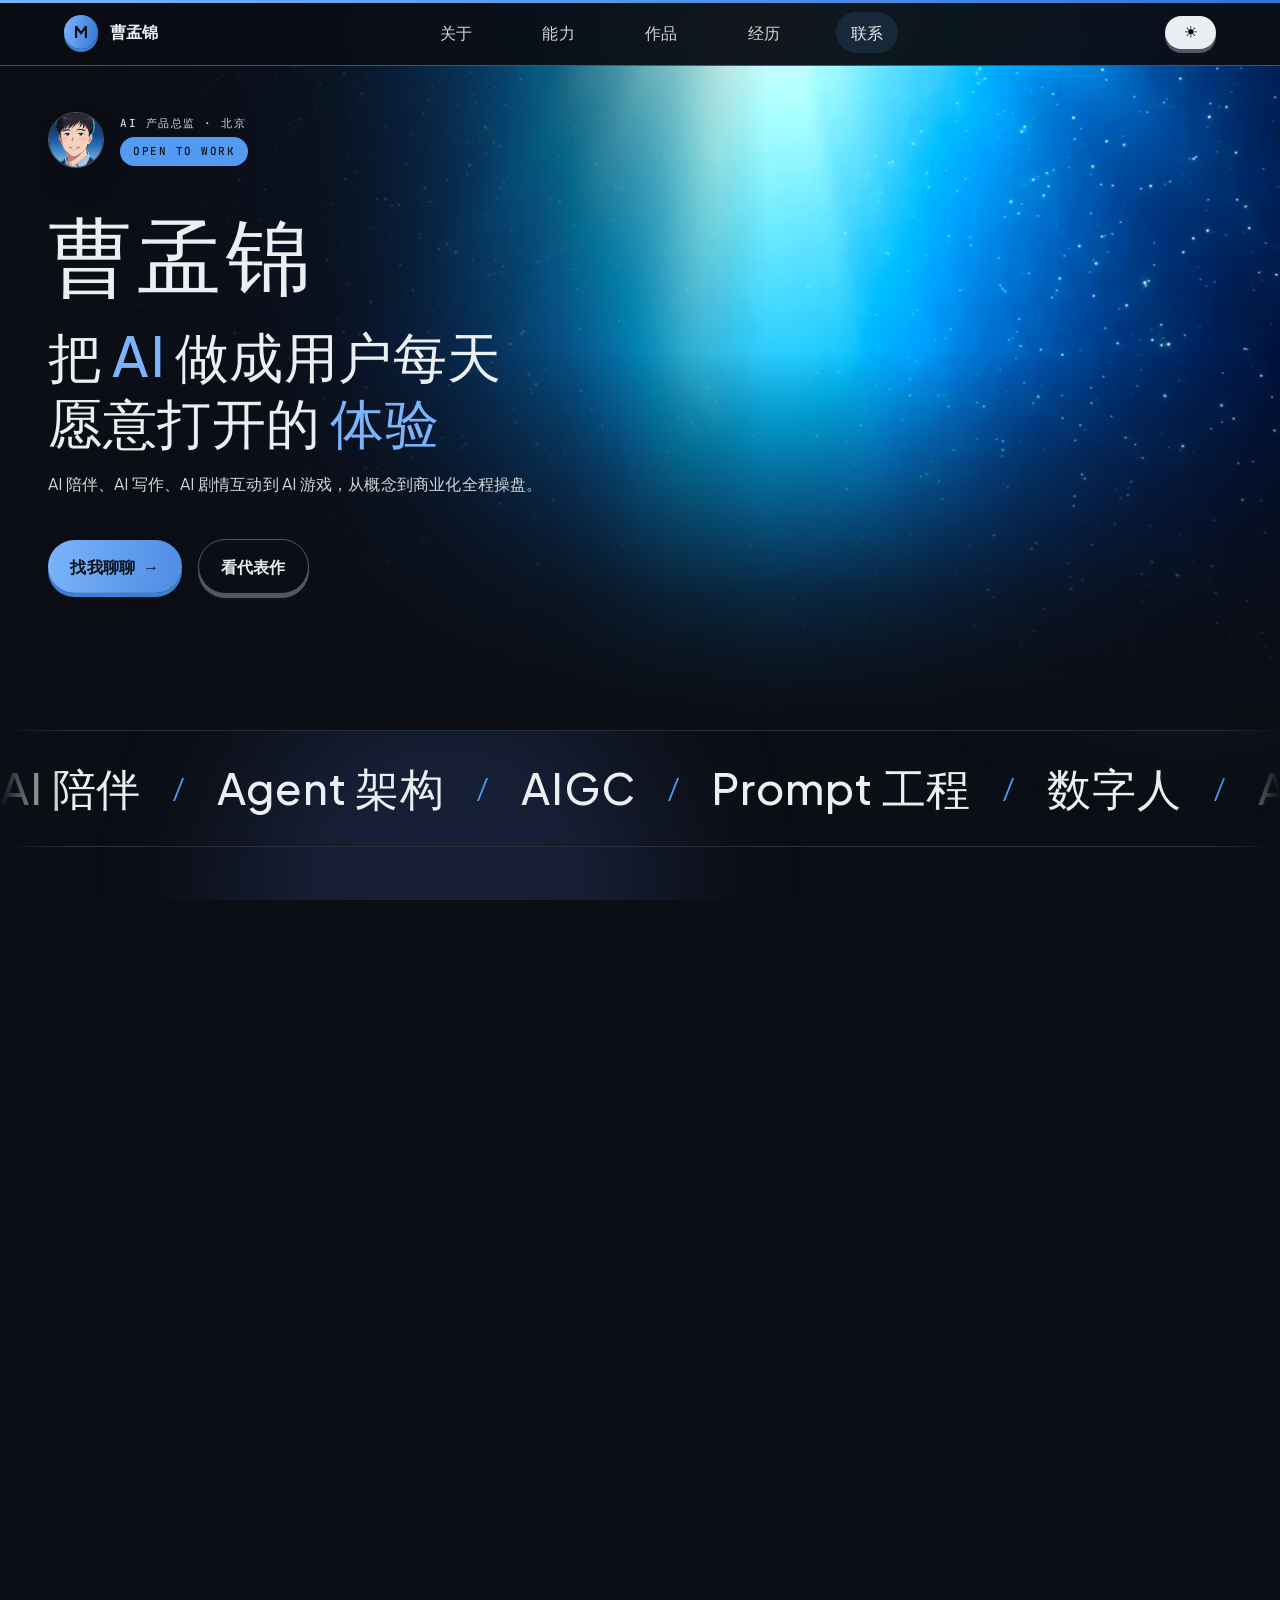
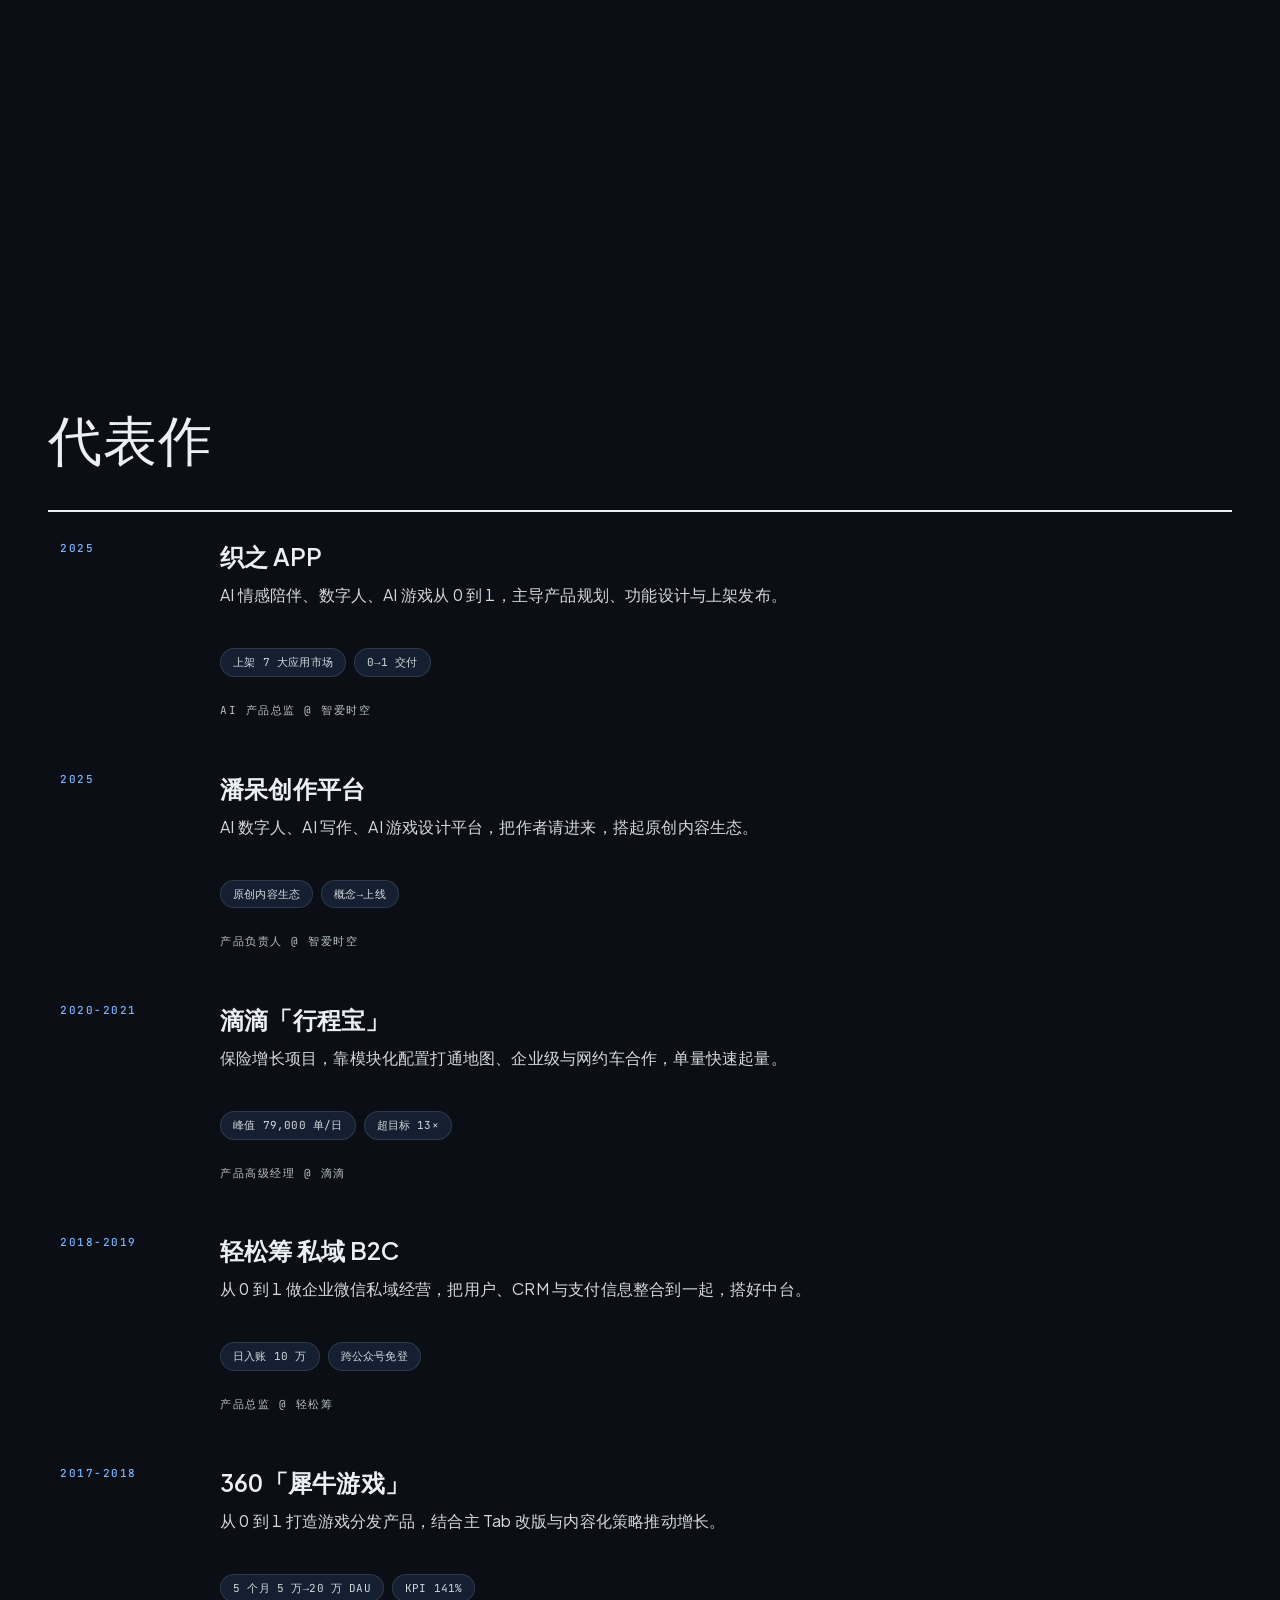
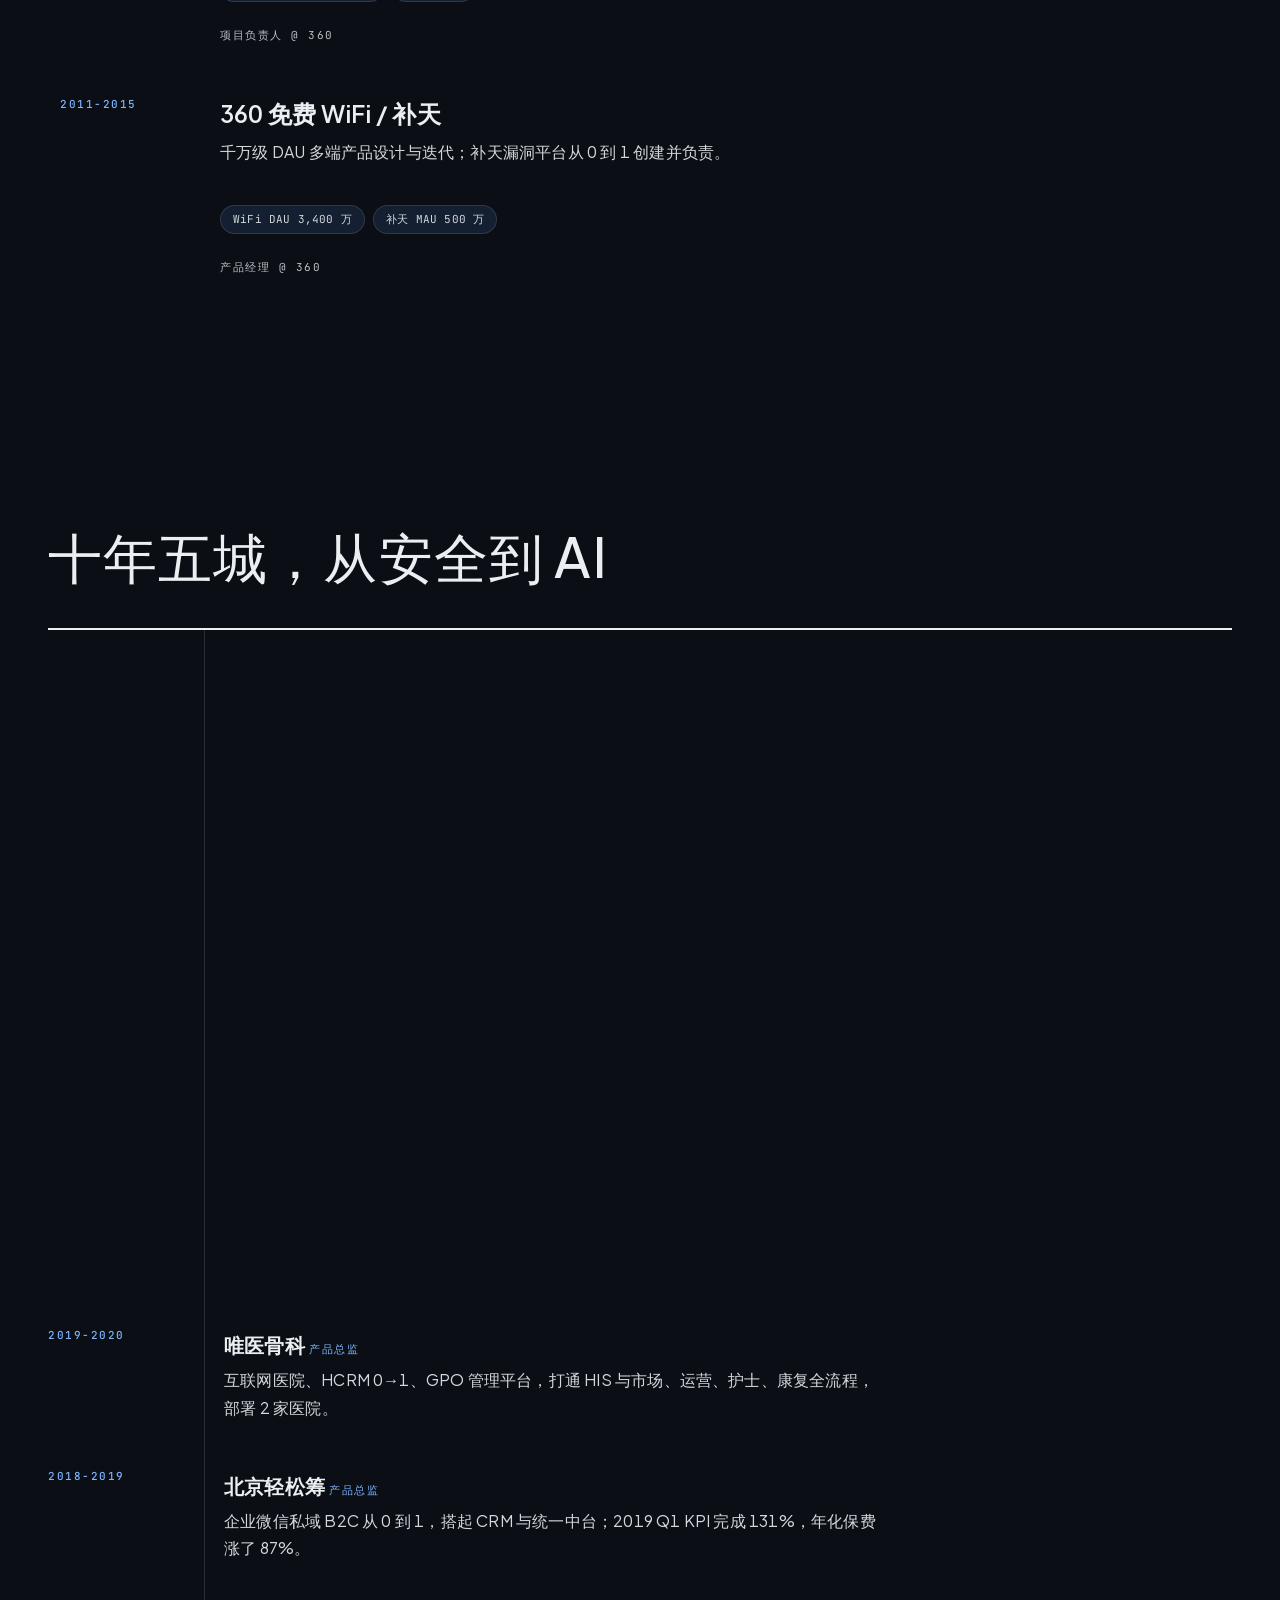
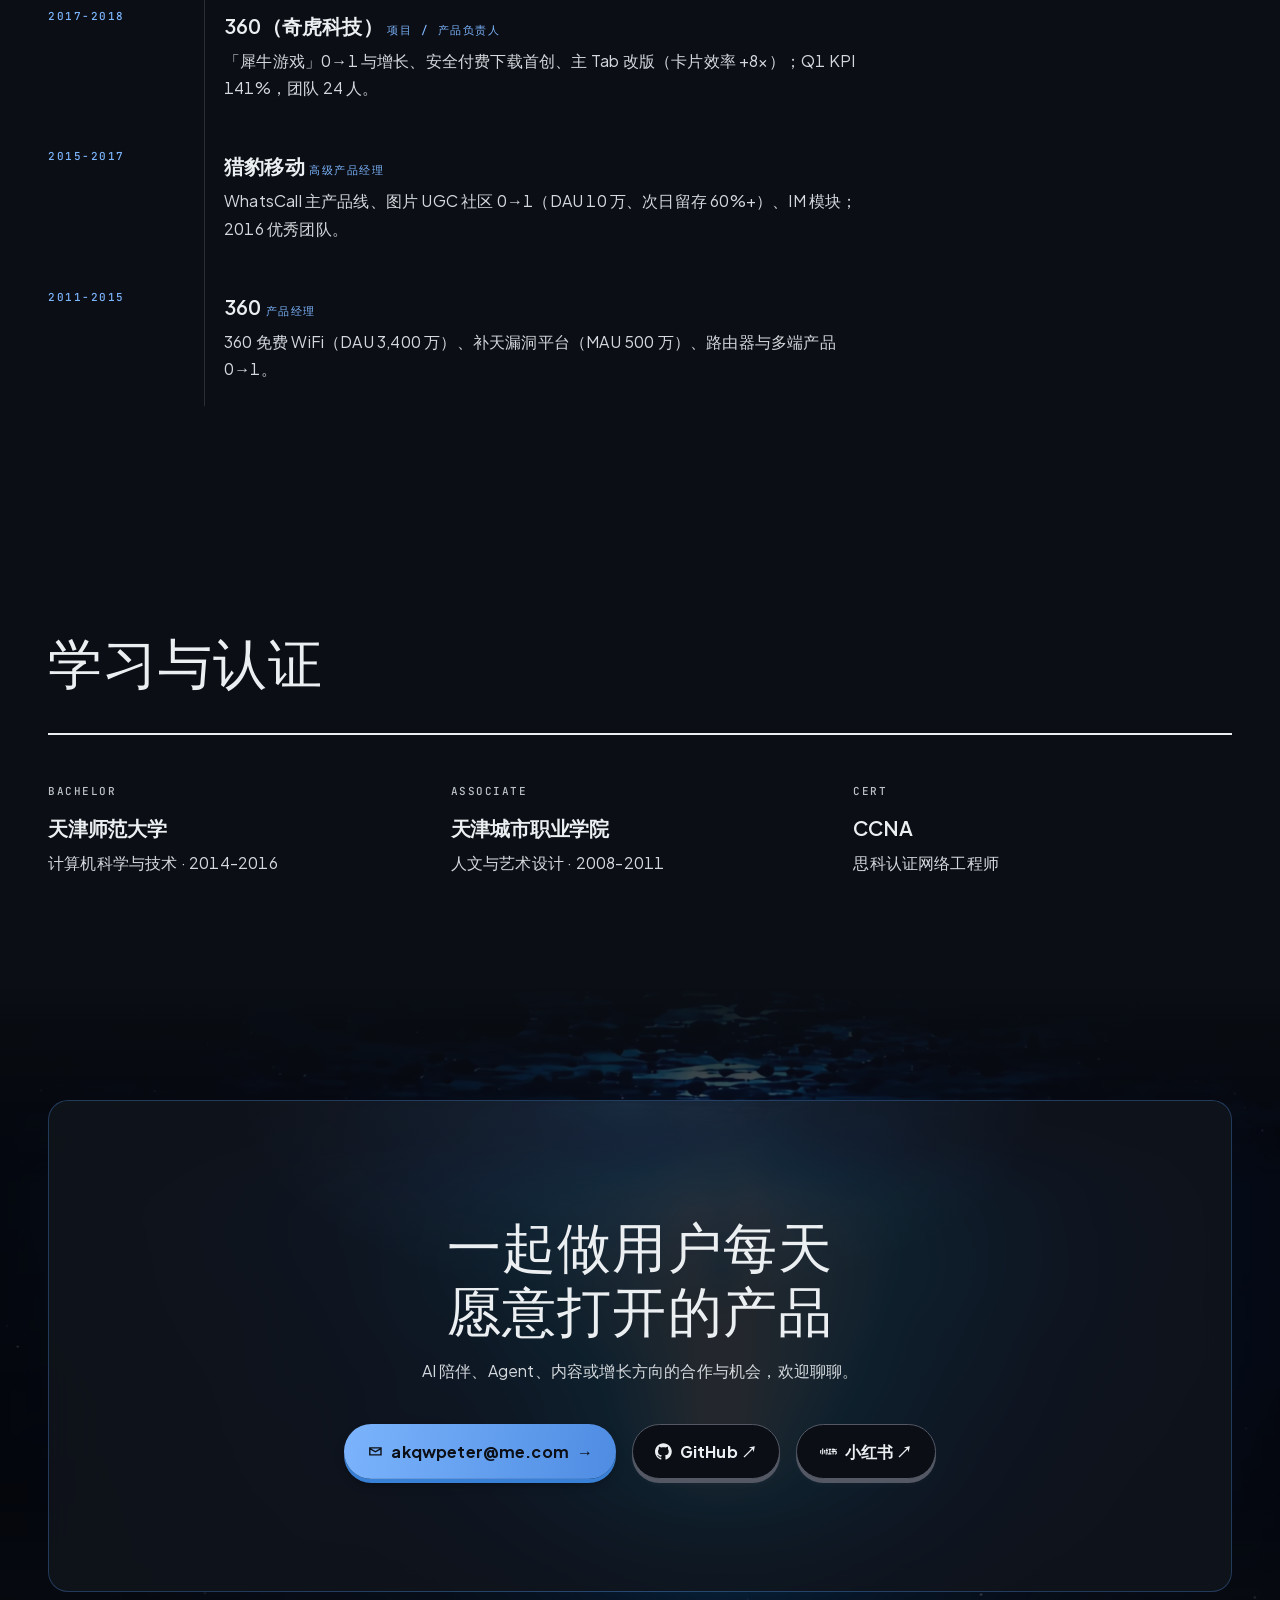
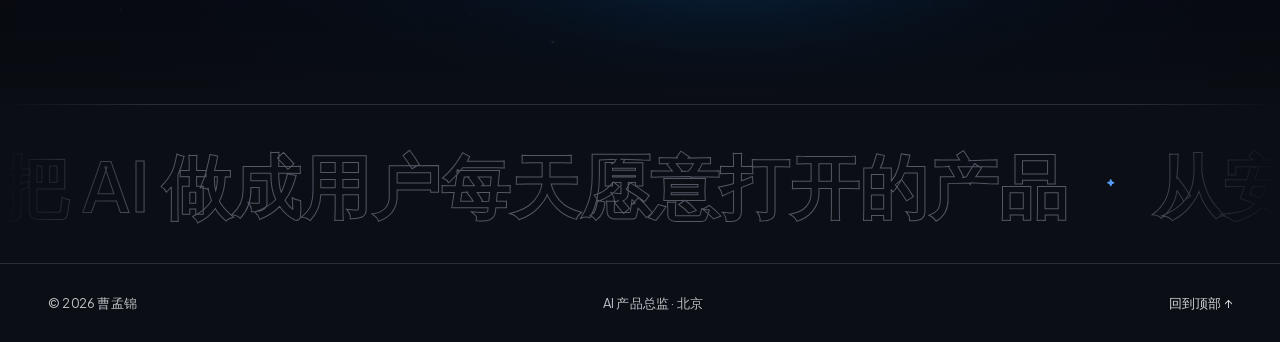
<file: public/index.html>
<!DOCTYPE html>
<html lang="zh-CN">
<head>
  <meta charset="UTF-8">
  <meta name="viewport" content="width=device-width, initial-scale=1.0">
  <title>曹孟锦 · AI 产品总监</title>
  <meta name="description" content="曹孟锦，面向用户的 AI 产品人。15 年互联网产品经验，近 3 年专注 AIGC，6 个 AI 应用从 0 到 1。">
  <meta name="theme-color" content="#0b0f1a">
  <link rel="canonical" href="https://mengjin-site.pages.dev/">
  <meta property="og:site_name" content="曹孟锦 · AI 产品总监">
  <meta property="og:title" content="曹孟锦 · AI 产品总监">
  <meta property="og:description" content="把 AI 做成用户每天愿意打开的产品。">
  <meta property="og:type" content="website">
  <meta property="og:url" content="https://mengjin-site.pages.dev/">
  <meta property="og:image" content="https://mengjin-site.pages.dev/assets/img/og-card.webp">
  <meta property="og:image:width" content="1200">
  <meta property="og:image:height" content="630">
  <meta property="og:image:type" content="image/webp">
  <meta name="twitter:card" content="summary_large_image">
  <meta name="twitter:title" content="曹孟锦 · AI 产品总监">
  <meta name="twitter:description" content="把 AI 做成用户每天愿意打开的产品。">
  <meta name="twitter:image" content="https://mengjin-site.pages.dev/assets/img/og-card.webp">
  <script type="application/ld+json">
  {
    "@context": "https://schema.org",
    "@type": "Person",
    "name": "曹孟锦",
    "jobTitle": "AI 产品总监",
    "url": "https://mengjin-site.pages.dev/",
    "email": "mailto:akqwpeter@me.com",
    "sameAs": [
      "https://github.com/akqwpeter-prog",
      "https://www.xiaohongshu.com/user/profile/629a37f300000000190286d9"
    ],
    "knowsAbout": ["AIGC", "AI 陪伴", "Agent 架构", "内容生态", "商业化"]
  }
  </script>
  <link rel="icon" href="data:image/svg+xml,%3Csvg%20xmlns='http://www.w3.org/2000/svg'%20viewBox='0%200%2064%2064'%3E%3Crect%20width='64'%20height='64'%20rx='16'%20fill='%231a5dff'/%3E%3Ctext%20x='32'%20y='44'%20font-size='32'%20text-anchor='middle'%20fill='%23f4f6f9'%20font-family='sans-serif'%20font-weight='bold'%3EM%3C/text%3E%3C/svg%3E">
  <script>
    (function () {
      try {
        var t = localStorage.getItem("mengjin-theme") || "dark";
        document.documentElement.dataset.theme = t;
      } catch (e) {
        document.documentElement.dataset.theme = "dark";
      }
      document.documentElement.classList.add("site-loading");
    })();
  </script>
  <noscript><style>.loader{display:none!important}</style></noscript>
  <link rel="preload" href="assets/fonts/pjs-variable.woff2" as="font" type="font/woff2" crossorigin>
  <link rel="preload" href="assets/img/avatar.webp" as="image" fetchpriority="high">
  <link rel="stylesheet" href="tokens.css?v=6">
  <link rel="stylesheet" href="assets/css/style.css?v=21">
</head>
<body>
  <div class="loader" id="siteLoader" aria-hidden="true">
    <span class="loader__label mono-label">AI 产品总监 · 作品集</span>
    <p class="loader__word" id="loaderWord">洞察</p>
    <span class="loader__count" id="loaderCount">000</span>
    <span class="loader__bar" aria-hidden="true"><i id="loaderBar"></i></span>
  </div>
  <div class="aurora" aria-hidden="true"><span></span><span></span><span></span></div>
  <a class="skip-link" href="#main">跳到主要内容</a>
  <div class="nav-sentinel" aria-hidden="true"></div>
  <div class="scroll-progress" aria-hidden="true"></div>

  <header class="nav" id="siteNav">
    <div class="nav__inner">
      <a class="brand" href="#top">
        <span class="brand-orb" aria-hidden="true">M</span>
        <span class="brand-text">曹孟锦</span>
      </a>
      <nav class="nav__links" id="navLinks" aria-label="主导航">
        <a href="#about">关于</a>
        <a href="#capabilities">能力</a>
        <a href="#projects">作品</a>
        <a href="#timeline">经历</a>
        <a href="#contact">联系</a>
      </nav>
      <div class="nav__actions">
        <button class="btn btn--outline btn--sm theme-toggle" id="themeToggle" type="button" aria-label="切换到浅色模式"><svg class="ic ic-sun" viewBox="0 0 1024 1024" aria-hidden="true" focusable="false"><path d="M514.844444 510.103704m-201.955555 0a201.955556 201.955556 0 1 0 403.911111 0 201.955556 201.955556 0 1 0-403.911111 0Z"></path><path d="M486.4 93.866667v148.859259c0 36.977778 56.888889 36.977778 56.888889 0V93.866667c0-36.977778-56.888889-36.977778-56.888889 0zM486.4 777.481481v148.85926c0 36.977778 56.888889 36.977778 56.888889 0V777.481481c0-36.977778-56.888889-36.977778-56.888889 0zM931.081481 481.659259H782.222222c-36.977778 0-36.977778 56.888889 0 56.888889h148.859259c36.977778 0 36.977778-56.888889 0-56.888889zM247.466667 481.659259H98.607407c-36.977778 0-36.977778 56.888889 0 56.888889h148.85926c36.977778 0 36.977778-56.888889 0-56.888889z"></path><path d="M788.859259 195.318519L683.614815 300.562963c-25.6 25.6 14.222222 66.37037 40.77037 40.77037l105.244445-105.244444c25.6-26.548148-15.17037-66.37037-40.770371-40.77037zM305.303704 678.874074L200.059259 784.118519c-25.6 25.6 14.222222 66.37037 40.770371 40.77037l105.244444-105.244445c25.6-26.548148-14.222222-67.318519-40.77037-40.77037z"></path><path d="M829.62963 784.118519L724.385185 678.874074c-25.6-25.6-66.37037 14.222222-40.77037 40.77037L788.859259 824.888889c25.6 25.6 66.37037-15.17037 40.770371-40.77037zM346.074074 300.562963L240.82963 195.318519c-25.6-25.6-66.37037 14.222222-40.770371 40.77037L305.303704 341.333333c26.548148 25.6 66.37037-15.17037 40.77037-40.77037z"></path><path d="M514.844444 510.103704m-158.34074 0a158.340741 158.340741 0 1 0 316.681481 0 158.340741 158.340741 0 1 0-316.681481 0Z"></path><path d="M514.844444 510.103704m-107.14074 0a107.140741 107.140741 0 1 0 214.281481 0 107.140741 107.140741 0 1 0-214.281481 0Z"></path></svg><svg class="ic ic-moon" viewBox="0 0 1024 1024" aria-hidden="true" focusable="false"><path d="M5.1 767.5h253.5c2.8 0 5.1-2.3 5.1-5.1s-2.3-5.1-5.1-5.1H5.1c-2.8 0-5.1 2.3-5.1 5.1s2.3 5.1 5.1 5.1z m314.3 0h55.8c2.8 0 5.1-2.3 5.1-5.1s-2.3-5.1-5.1-5.1h-55.8c-2.8 0-5.1 2.3-5.1 5.1s2.3 5.1 5.1 5.1z m106.5 0h253.5c2.8 0 5.1-2.3 5.1-5.1s-2.3-5.1-5.1-5.1H425.9c-2.8 0-5.1 2.3-5.1 5.1s2.3 5.1 5.1 5.1z m314.4 0H796c2.8 0 5.1-2.3 5.1-5.1s-2.3-5.1-5.1-5.1h-55.8c-2.8 0-5.1 2.3-5.1 5.1s2.4 5.1 5.2 5.1z m106.4 0h172.4c2.8 0 5.1-2.3 5.1-5.1s-2.3-5.1-5.1-5.1H846.7c-2.8 0-5.1 2.3-5.1 5.1s2.3 5.1 5.1 5.1z"></path><path d="M311.9 770.1c-9.4-7.9-15.3-19.7-15.3-33 0-16.5 9.2-30.8 22.8-38H147c-23.8 0-43.1-19.3-43.1-43.1s19.3-43.1 43.1-43.1h441.1c23.8 0 43.1 19.3 43.1 43.1 0 16.5-9.2 30.8-22.8 38h172.4c23.8 0 43.1 19.3 43.1 43.1s-19.3 43.1-43.1 43.1H539.9c9.4 7.9 15.3 19.7 15.3 33 0 23.8-19.3 43.1-43.1 43.1H71c-23.8 0-43.1-19.3-43.1-43.1s19.3-43.1 43.1-43.1h240.9zM719.2 227.5H605.9c-11.2 0-20.3 9.1-20.3 20.3 0 11.2 9.1 20.3 20.3 20.3h212.9c11.2 0 20.3-9.1 20.3-20.3 0-6.1-2.7-11.5-6.9-15.2h113.3c11.2 0 20.3-9.1 20.3-20.3 0-11.2-9.1-20.3-20.3-20.3H732.6c-11.2 0-20.3 9.1-20.3 20.3 0.1 6.1 2.7 11.5 6.9 15.2z m190.9 81.2H697.2c-11.2 0-20.3-9.1-20.3-20.3 0-11.2 9.1-20.3 20.3-20.3h212.9c11.2 0 20.3 9.1 20.3 20.3 0 11.2-9.1 20.3-20.3 20.3zM335.4 389.8h113.3c11.2 0 20.3-9.1 20.3-20.3 0-11.2-9.1-20.3-20.3-20.3H235.8c-11.2 0-20.3 9.1-20.3 20.3 0 6.1 2.7 11.5 6.9 15.2H109c-11.2 0-20.3 9.1-20.3 20.3 0 11.2 9.1 20.3 20.3 20.3h213c11.2 0 20.3-9.1 20.3-20.3-0.1-6.1-2.7-11.5-6.9-15.2z m-190.9-81.1h212.9c11.2 0 20.3 9.1 20.3 20.3 0 11.2-9.1 20.3-20.3 20.3H144.5c-11.2 0-20.3-9.1-20.3-20.3 0-11.3 9.1-20.3 20.3-20.3z"></path><path d="M139.4 654.8C208.1 774.4 337 854.9 484.8 854.9c219.8 0 398-178.2 398-398 0-155.9-89.6-290.8-220.1-356.1 33.5 58.3 52.6 125.9 52.6 197.9 0 219.8-178.2 398-398 398-63.9 0-124.3-15.1-177.9-41.9z"></path><path d="M687.7 149c-6.8-16.7-14.6-32.7-23.5-48.2C795 166.2 884.8 301.4 884.8 457.6c0 220.2-178.6 398.7-399 398.7-8.5 0-17-0.3-25.4-0.8 208.5-13.1 373.5-186.2 373.5-397.9 0-124.4-56.9-235.5-146.2-308.6z"></path><path d="M84.3 657.4c-1.4-2.4-0.6-5.5 1.9-6.9 2.4-1.4 5.5-0.6 6.9 1.9C135 725.3 199.4 783.2 276.4 817c2.6 1.1 3.7 4.1 2.6 6.7-1.1 2.6-4.1 3.7-6.7 2.6-79-34.7-145-94.1-188-168.9z m192.8 170.9c-2.6-1.1-3.8-4.1-2.7-6.6 1.1-2.6 4.1-3.8 6.6-2.7 1.5 0.7 3.1 1.3 4.6 1.9 2.6 1.1 3.8 4 2.8 6.6-1.1 2.6-4 3.8-6.6 2.8-1.6-0.7-3.2-1.4-4.7-2z m53.6 18.3c-2.7-0.7-4.3-3.5-3.6-6.2 0.7-2.7 3.5-4.3 6.2-3.6 32.6 8.6 66.4 13.1 100.8 13.1 50.2 0 99.2-9.4 144.9-27.6 2.6-1 5.6 0.2 6.6 2.8 1 2.6-0.2 5.5-2.8 6.6-46.9 18.6-97.1 28.3-148.6 28.3-35.4 0-70-4.5-103.5-13.4z m256.8-16.8c-2.6 1.1-5.6-0.2-6.6-2.8-1.1-2.6 0.2-5.6 2.8-6.6 1.5-0.6 3.1-1.3 4.6-1.9 2.6-1.1 5.6 0.1 6.7 2.7 1.1 2.6-0.1 5.6-2.7 6.7-1.6 0.6-3.2 1.2-4.8 1.9z m50.5-25.1c-2.4 1.4-5.5 0.6-6.9-1.8-1.4-2.4-0.6-5.5 1.8-6.9 72.5-42.6 129.8-107.5 162.8-184.9 1.1-2.6 4.1-3.8 6.7-2.7 2.6 1.1 3.8 4.1 2.7 6.7-34 79.3-92.8 146-167.1 189.6z m169-194.4c-1.1 2.6-4 3.8-6.6 2.8-2.6-1.1-3.8-4-2.8-6.6 0.6-1.5 1.3-3.1 1.9-4.6 1-2.6 4-3.9 6.6-2.8 2.6 1 3.9 4 2.8 6.6-0.6 1.5-1.3 3-1.9 4.6z m17.8-53.7c-0.7 2.7-3.5 4.4-6.2 3.7-2.7-0.7-4.4-3.5-3.7-6.2 8-31.4 12.1-63.8 12.1-96.8 0-52.1-10-102.4-29.2-149.3-1.1-2.6 0.2-5.6 2.8-6.6 2.6-1.1 5.6 0.2 6.6 2.8 19.7 48.1 30 99.8 30 153.1 0 33.8-4.2 67.1-12.4 99.3z m-19.6-257.2c1.1 2.6-0.1 5.6-2.7 6.6s-5.6-0.1-6.6-2.7c-0.7-1.5-1.3-3.1-2-4.6-1.1-2.6 0-5.6 2.6-6.7 2.6-1.1 5.6 0 6.7 2.6 0.7 1.6 1.4 3.2 2 4.8zM629.8 123.6c1.2 2.5 0.2 5.6-2.4 6.8-2.5 1.2-5.6 0.2-6.8-2.4-4.1-8.4-8.4-16.6-13.1-24.7-2.5-4.4 2.2-9.3 6.7-7.1 68.4 34.2 125.9 87.4 165.3 152.9 1.4 2.4 0.7 5.5-1.7 7-2.4 1.4-5.5 0.7-7-1.7-35.6-59.1-86.2-107.9-146.4-141.3 2 3.5 3.7 7 5.4 10.5z m-7 9c-1.2-2.5-0.1-5.6 2.4-6.7 2.5-1.2 5.6-0.1 6.7 2.4 0.7 1.6 1.4 3.1 2.1 4.7 1.2 2.6 0 5.6-2.5 6.7s-5.6 0-6.7-2.5c-0.6-1.6-1.3-3.1-2-4.6z m19.8 51.4c-0.8-2.7 0.7-5.5 3.4-6.3s5.5 0.7 6.3 3.4c11.5 37.8 17.5 77.4 17.5 117.7 0 46.5-7.9 92-23.1 134.9-0.9 2.6-3.8 4-6.5 3.1-2.6-0.9-4-3.8-3.1-6.5 14.9-41.9 22.5-86.2 22.5-131.5 0-39.4-5.8-78-17-114.8z m-7.3 251c1-2.6 3.9-4 6.5-3s4 3.9 3 6.5l-1.8 4.8c-1 2.6-3.9 3.9-6.6 2.9-2.6-1-3.9-3.9-2.9-6.6 0.7-1.5 1.2-3.1 1.8-4.6z m-22.6 50c1.3-2.5 4.4-3.4 6.9-2.1 2.5 1.3 3.4 4.4 2.1 6.9-41 75.9-105.5 137-183.5 173.8-2.5 1.2-5.6 0.1-6.7-2.4s-0.1-5.6 2.4-6.7c76-35.9 138.9-95.5 178.8-169.5zM429.3 656.5c2.5-1.2 5.6 0 6.7 2.5 1.2 2.5 0 5.6-2.5 6.7-1.6 0.7-3.1 1.4-4.7 2.1-2.6 1.1-5.6 0-6.7-2.6-1.1-2.6 0-5.6 2.6-6.7 1.5-0.6 3-1.3 4.6-2z m-51.8 19.3c2.7-0.8 5.5 0.7 6.3 3.4s-0.7 5.5-3.4 6.3c-36.5 10.7-74.6 16.2-113.4 16.3-48.4 0-95.3-8.4-139.5-24.7-2.6-1-4-3.9-3-6.5s3.9-4 6.5-3c43.1 15.9 88.8 24 136 24 37.8 0 74.9-5.4 110.5-15.8z m-251.2-10c2.6 1 3.9 3.9 2.9 6.5s-3.9 3.9-6.5 2.9c-1.6-0.6-3.2-1.2-4.8-1.9-2.6-1-3.9-4-2.8-6.6 1-2.6 4-3.9 6.6-2.8 1.5 0.7 3 1.4 4.6 1.9zM579.5 604c21.2 18.7 48.3 29.2 77.1 29.2 16.3 0 32.2-3.4 46.9-9.8 2.6-1.1 3.7-4.1 2.6-6.7-1.1-2.6-4.1-3.7-6.7-2.6-13.4 5.9-27.9 8.9-42.8 8.9-26.3 0-51.1-9.6-70.4-26.6-2.1-1.9-5.3-1.7-7.2 0.4-1.8 2.2-1.6 5.4 0.5 7.2z"></path><path d="M714.9 498.8m-22.8 0a22.8 22.8 0 1 0 45.6 0 22.8 22.8 0 1 0-45.6 0Z"></path></svg></button>
       <button class="nav-toggle" id="navToggle" aria-label="打开菜单" aria-expanded="false" aria-controls="navMenu">
          <span></span><span></span>
        </button>
      </div>
    </div>
    <div class="nav__overlay" id="navMenu" hidden>
      <nav aria-label="移动端导航">
        <a href="#about">关于</a>
        <a href="#capabilities">能力</a>
        <a href="#projects">作品</a>
        <a href="#timeline">经历</a>
        <a href="#contact">联系</a>
      </nav>
    </div>
  </header>

  <main id="main">
    <section class="hero" id="top">
      <div class="hero__bg" aria-hidden="true">
        <video class="hero__video" autoplay muted loop playsinline preload="auto" poster="assets/img/hero-aurora-poster.webp">
          <source src="assets/img/hero-aurora.webm" type="video/webm">
        </video>
      </div>
      <div class="container hero__grid">
        <div class="hero__copy">
          <div class="hero__identity hero__reveal" style="--d:40ms">
            <img class="hero__avatar" src="assets/img/avatar.webp" alt="曹孟锦的卡通头像" width="104" height="132" fetchpriority="high" decoding="async">
            <div class="hero__identity-meta">
              <p class="hero__label mono-label">AI 产品总监 · 北京</p>
              <span class="status-badge">OPEN TO WORK</span>
            </div>
          </div>
          <h1 class="hero__name">曹孟锦</h1>
          <p class="hero__lede hero__reveal" style="--d:120ms" aria-label="把 AI 做成用户每天愿意打开的产品">把 <span class="hl">AI</span> 做成用户<span class="hero__nowrap">每天</span>愿意打开的 <span class="hero__rotor rot" id="heroRotor" aria-hidden="true">产品</span></p>
          <p class="hero__sub hero__reveal" style="--d:170ms">AI 陪伴、AI 写作、AI 剧情互动到 AI 游戏，从概念到商业化全程操盘。</p>
          <div class="hero__cta hero__reveal" style="--d:220ms">
            <a class="btn btn--accent btn--magnetic" href="mailto:akqwpeter@me.com">找我聊聊 <span class="btn__arrow" aria-hidden="true">→</span></a>
            <a class="btn btn--outline" href="#projects">看代表作</a>
          </div>
        </div>
      </div>
    </section>

    <div class="marquee" aria-hidden="true">
      <div class="marquee__track">
        <div class="marquee__group">
          <span>AI 陪伴</span><i>/</i><span>Agent 架构</span><i>/</i><span>AIGC</span><i>/</i><span>Prompt 工程</span><i>/</i><span>数字人</span><i>/</i><span>AI 写作</span><i>/</i><span>AI 游戏</span><i>/</i><span>内容生态</span><i>/</i><span>会员策略</span><i>/</i><span>商业化</span><i>/</i><span>团队管理</span><i>/</i><span>全球化</span>
        </div>
        <div class="marquee__group">
          <span>AI 陪伴</span><i>/</i><span>Agent 架构</span><i>/</i><span>AIGC</span><i>/</i><span>Prompt 工程</span><i>/</i><span>数字人</span><i>/</i><span>AI 写作</span><i>/</i><span>AI 游戏</span><i>/</i><span>内容生态</span><i>/</i><span>会员策略</span><i>/</i><span>商业化</span><i>/</i><span>团队管理</span><i>/</i><span>全球化</span>
        </div>
      </div>
    </div>

    <section class="bento container" id="about" aria-label="关于与能力">
      <article class="cell cell--about span-2x1 reveal">
        <h2>从安全产品，做到 AI 陪伴</h2>
        <p>15 年互联网产品经验，近 3 年都在做 AIGC。AI 陪伴、AI 写作、AI 剧情互动、AI 游戏，设计、模型调优、商业化，每一环都亲手做过。</p>
      </article>
      <article class="cell cell--stat span-1x1 reveal" style="--d:60ms">
        <span class="stat-num" data-count="15" data-suffix="年">0</span>
        <span class="mono-label">YEARS · PRODUCT</span>
      </article>
      <article class="cell cell--stat span-1x1 reveal" style="--d:120ms">
        <span class="stat-num" data-count="6">0</span>
        <span class="mono-label">AI · 0→1</span>
      </article>
      <article class="cell cell--cap span-2x1 reveal" id="capabilities">
        <h3>AI / 大模型</h3>
        <p>AIGC 产品设计 · Prompt 工程 · Agent 架构 · 多模型路由 · 模型调优与反馈训练</p>
        <div class="chip-row"><span>DeepSeek</span><span>Qwen</span><span>豆包</span><span>Gemini</span><span>Midjourney 3万+</span></div>
      </article>
      <article class="cell cell--cap span-1x1 reveal" style="--d:60ms">
        <h3>产品 & 增长</h3>
        <p>0→1 孵化 · 千万 DAU 管理 · 会员与内容变现</p>
        <div class="chip-row"><span>收入 +20%</span><span>日营收 10 万+</span></div>
      </article>
      <article class="cell cell--cap span-1x1 reveal" style="--d:120ms">
        <h3>ToB / 中后台</h3>
        <p>SaaS · CRM / HIS · 支付与财务中台 · 模块化配置</p>
        <div class="chip-row"><span>日保单 15 万+</span><span>支付 +30%</span></div>
      </article>
      <article class="cell cell--cap span-2x1 reveal">
        <h3>行业 & 管理</h3>
        <p>Web3 & GameFi · 保险科技 · 医疗信息化 · 全球化产品 · 团队建设与人才培养</p>
        <div class="chip-row"><span>团队 24 人</span><span>0→1 多次</span><span>全球化</span></div>
      </article>
      <article class="cell cell--flag span-2x2 reveal">
        <div class="flag__art" aria-hidden="true">
          <img src="assets/img/ink-flow-1-v2.webp" alt="" width="760" height="760" loading="lazy" decoding="async" fetchpriority="low">
        </div>
        <div class="flag__head">
          <span class="mono-label">FLAGSHIP · 彩云小梦</span>
          <span class="flag__arrow" aria-hidden="true">→</span>
        </div>
        <h3>彩云小梦 Dreamily</h3>
        <p>AI 写作、陪伴、剧情互动、游戏设计都由我负责，人均轮次 20+。创作、内容生态、会员策略都做过，2023 年收入涨了 20%。</p>
        <div class="flag__kpis"><span>人均轮次 20+</span><span>字符产出 +100%</span><span>收入 +20%</span></div>
        <a class="flag__link" href="#projects">看全部作品 <span aria-hidden="true">→</span></a>
      </article>
    </section>

    <section class="section work" id="projects">
      <div class="container">
        <h2 class="section__title">代表作</h2>
        <div class="work__list">
          <article class="work__row reveal">
            <span class="work__index mono-label">2025</span>
            <div class="work__main">
              <h3>织之 APP</h3>
              <p>AI 情感陪伴、数字人、AI 游戏从 0 到 1，主导产品规划、功能设计与上架发布。</p>
            </div>
            <div class="work__kpis"><span>上架 7 大应用市场</span><span>0→1 交付</span></div>
            <span class="work__co">AI 产品总监 @ 智爱时空</span>
          </article>
          <article class="work__row reveal">
            <span class="work__index mono-label">2025</span>
            <div class="work__main">
              <h3>潘呆创作平台</h3>
              <p>AI 数字人、AI 写作、AI 游戏设计平台，把作者请进来，搭起原创内容生态。</p>
            </div>
            <div class="work__kpis"><span>原创内容生态</span><span>概念→上线</span></div>
            <span class="work__co">产品负责人 @ 智爱时空</span>
          </article>
          <article class="work__row reveal">
            <span class="work__index mono-label">2020-2021</span>
            <div class="work__main">
              <h3>滴滴「行程宝」</h3>
              <p>保险增长项目，靠模块化配置打通地图、企业级与网约车合作，单量快速起量。</p>
            </div>
            <div class="work__kpis"><span>峰值 79,000 单/日</span><span>超目标 13×</span></div>
            <span class="work__co">产品高级经理 @ 滴滴</span>
          </article>
          <article class="work__row reveal">
            <span class="work__index mono-label">2018-2019</span>
            <div class="work__main">
              <h3>轻松筹 私域 B2C</h3>
              <p>从 0 到 1 做企业微信私域经营，把用户、CRM 与支付信息整合到一起，搭好中台。</p>
            </div>
            <div class="work__kpis"><span>日入账 10 万</span><span>跨公众号免登</span></div>
            <span class="work__co">产品总监 @ 轻松筹</span>
          </article>
          <article class="work__row reveal">
            <span class="work__index mono-label">2017-2018</span>
            <div class="work__main">
              <h3>360「犀牛游戏」</h3>
              <p>从 0 到 1 打造游戏分发产品，结合主 Tab 改版与内容化策略推动增长。</p>
            </div>
            <div class="work__kpis"><span>5 个月 5 万→20 万 DAU</span><span>KPI 141%</span></div>
            <span class="work__co">项目负责人 @ 360</span>
          </article>
          <article class="work__row reveal">
            <span class="work__index mono-label">2011-2015</span>
            <div class="work__main">
              <h3>360 免费 WiFi / 补天</h3>
              <p>千万级 DAU 多端产品设计与迭代；补天漏洞平台从 0 到 1 创建并负责。</p>
            </div>
            <div class="work__kpis"><span>WiFi DAU 3,400 万</span><span>补天 MAU 500 万</span></div>
            <span class="work__co">产品经理 @ 360</span>
          </article>
        </div>
      </div>
    </section>

    <section class="section timeline-section" id="timeline">
      <div class="container">
        <h2 class="section__title">十年五城，从安全到 AI</h2>
        <ol class="timeline">
          <li class="tl__row reveal">
            <span class="tl__year mono-label">2026<br>至今</span>
            <div class="tl__body">
              <h3>关关物语（北京）科技 <span>产品负责人</span></h3>
              <p>AI 陪伴产品整体设计，覆盖记忆系统、近中远期规划、MVP 快速落地和 AI 后台搭建部署。</p>
            </div>
          </li>
          <li class="tl__row reveal">
            <span class="tl__year mono-label">2025</span>
            <div class="tl__body">
              <h3>北京智爱时空科技 <span>AI 产品总监</span></h3>
              <p>「织之 APP」与「潘呆创作平台」0→1；多款 AI 游戏设计与开发；整合多模型构建 Agent 应用体系。因投资停止、公司解散结束任职。</p>
            </div>
          </li>
          <li class="tl__row reveal">
            <span class="tl__year mono-label">2023-2025</span>
            <div class="tl__body">
              <h3>北京彩云科技 <span>产品总监</span></h3>
              <p>彩云小梦 Dreamily、云锦天章大模型 C 端、彩云天气会员体系；2023 年收入涨了 20%，AI 输出字符涨了 100%。</p>
            </div>
          </li>
          <li class="tl__row reveal">
            <span class="tl__year mono-label">2022-2023</span>
            <div class="tl__body">
              <h3>北京外播叁科技 <span>产品合伙人</span></h3>
              <p>Web3、DeFi、GameFi 都参与过，INTO 钱包、MeatCredit、CrazyTribe、Match 公链的产品设计与经济模型。</p>
            </div>
          </li>
          <li class="tl__row reveal">
            <span class="tl__year mono-label">2020-2021</span>
            <div class="tl__body">
              <h3>滴滴出行 <span>产品高级经理</span></h3>
              <p>保险科技与增长方向，主导「行程宝」，峰值日保单 79,000 单，五一出行短险 32,592 份，还做了模块化配置与履约险。</p>
            </div>
          </li>
          <li class="tl__row reveal">
            <span class="tl__year mono-label">2019-2020</span>
            <div class="tl__body">
              <h3>唯医骨科 <span>产品总监</span></h3>
              <p>互联网医院、HCRM 0→1、GPO 管理平台，打通 HIS 与市场、运营、护士、康复全流程，部署 2 家医院。</p>
            </div>
          </li>
          <li class="tl__row reveal">
            <span class="tl__year mono-label">2018-2019</span>
            <div class="tl__body">
              <h3>北京轻松筹 <span>产品总监</span></h3>
              <p>企业微信私域 B2C 从 0 到 1，搭起 CRM 与统一中台；2019 Q1 KPI 完成 131%，年化保费涨了 87%。</p>
            </div>
          </li>
          <li class="tl__row reveal">
            <span class="tl__year mono-label">2017-2018</span>
            <div class="tl__body">
              <h3>360（奇虎科技） <span>项目 / 产品负责人</span></h3>
              <p>「犀牛游戏」0→1 与增长、安全付费下载首创、主 Tab 改版（卡片效率 +8×）；Q1 KPI 141%，团队 24 人。</p>
            </div>
          </li>
          <li class="tl__row reveal">
            <span class="tl__year mono-label">2015-2017</span>
            <div class="tl__body">
              <h3>猎豹移动 <span>高级产品经理</span></h3>
              <p>WhatsCall 主产品线、图片 UGC 社区 0→1（DAU 10 万、次日留存 60%+）、IM 模块；2016 优秀团队。</p>
            </div>
          </li>
          <li class="tl__row reveal">
            <span class="tl__year mono-label">2011-2015</span>
            <div class="tl__body">
              <h3>360 <span>产品经理</span></h3>
              <p>360 免费 WiFi（DAU 3,400 万）、补天漏洞平台（MAU 500 万）、路由器与多端产品 0→1。</p>
            </div>
          </li>
        </ol>
      </div>
    </section>

    <section class="section education" id="education">
      <div class="container">
        <h2 class="section__title">学习与认证</h2>
        <div class="edu__row">
          <div class="edu__item reveal">
            <span class="mono-label">BACHELOR</span>
            <h3>天津师范大学</h3>
            <p>计算机科学与技术 · 2014-2016</p>
          </div>
          <div class="edu__item reveal" style="--d:60ms">
            <span class="mono-label">ASSOCIATE</span>
            <h3>天津城市职业学院</h3>
            <p>人文与艺术设计 · 2008-2011</p>
          </div>
          <div class="edu__item reveal" style="--d:120ms">
            <span class="mono-label">CERT</span>
            <h3>CCNA</h3>
            <p>思科认证网络工程师</p>
          </div>
        </div>
      </div>
    </section>

    <section class="section contact" id="contact">
      <div class="contact__video" aria-hidden="true">
        <video class="contact__video-el" muted loop playsinline preload="none" poster="assets/img/gate-poster.webp">
          <source src="assets/img/gate-loop.webm" type="video/webm">
        </video>
      </div>
      <div class="container contact__inner reveal">
        <h2 class="contact__title">一起做用户每天<br>愿意打开的产品</h2>
        <p class="contact__sub">AI 陪伴、Agent、内容或增长方向的合作与机会，欢迎聊聊。</p>
        <div class="contact__actions">
          <a class="btn btn--accent btn--magnetic" href="mailto:akqwpeter@me.com"><svg class="ic" viewBox="0 0 1024 1024" aria-hidden="true" focusable="false"><path d="M780.8 341.333333H243.2l268.8 149.333334v85.333333L213.333333 409.6V682.666667h597.333334V409.6l-298.666667 166.4v-85.333333L780.8 341.333333zM896 256v512H128V256h768z"></path></svg> akqwpeter@me.com <span class="btn__arrow" aria-hidden="true">→</span></a>
          <a class="btn btn--outline" href="https://github.com/akqwpeter-prog"><svg class="ic" viewBox="0 0 24 24" aria-hidden="true" focusable="false"><title>GitHub</title><path d="M12 .297c-6.63 0-12 5.373-12 12 0 5.303 3.438 9.8 8.205 11.385.6.113.82-.258.82-.577 0-.285-.01-1.04-.015-2.04-3.338.724-4.042-1.61-4.042-1.61C4.422 18.07 3.633 17.7 3.633 17.7c-1.087-.744.084-.729.084-.729 1.205.084 1.838 1.236 1.838 1.236 1.07 1.835 2.809 1.305 3.495.998.108-.776.417-1.305.76-1.605-2.665-.3-5.466-1.332-5.466-5.93 0-1.31.465-2.38 1.235-3.22-.135-.303-.54-1.523.105-3.176 0 0 1.005-.322 3.3 1.23.96-.267 1.98-.399 3-.405 1.02.006 2.04.138 3 .405 2.28-1.552 3.285-1.23 3.285-1.23.645 1.653.24 2.873.12 3.176.765.84 1.23 1.91 1.23 3.22 0 4.61-2.805 5.625-5.475 5.92.42.36.81 1.096.81 2.22 0 1.606-.015 2.896-.015 3.286 0 .315.21.69.825.57C20.565 22.092 24 17.592 24 12.297c0-6.627-5.373-12-12-12"/></svg> GitHub ↗</a>
          <a class="btn btn--outline" href="https://www.xiaohongshu.com/user/profile/629a37f300000000190286d9"><svg class="ic" viewBox="0 0 24 24" aria-hidden="true" focusable="false"><title>Xiaohongshu</title><path d="M22.405 9.879c.002.016.01.02.07.019h.725a.797.797 0 0 0 .78-.972.794.794 0 0 0-.884-.618.795.795 0 0 0-.692.794c0 .101-.002.666.001.777zm-11.509 4.808c-.203.001-1.353.004-1.685.003a2.528 2.528 0 0 1-.766-.126.025.025 0 0 0-.03.014L7.7 16.127a.025.025 0 0 0 .01.032c.111.06.336.124.495.124.66.01 1.32.002 1.981 0 .01 0 .02-.006.023-.015l.712-1.545a.025.025 0 0 0-.024-.036zM.477 9.91c-.071 0-.076.002-.076.01a.834.834 0 0 0-.01.08c-.027.397-.038.495-.234 3.06-.012.24-.034.389-.135.607-.026.057-.033.042.003.112.046.092.681 1.523.787 1.74.008.015.011.02.017.02.008 0 .033-.026.047-.044.147-.187.268-.391.371-.606.306-.635.44-1.325.486-1.706.014-.11.021-.22.03-.33l.204-2.616.022-.293c.003-.029 0-.033-.03-.034zm7.203 3.757a1.427 1.427 0 0 1-.135-.607c-.004-.084-.031-.39-.235-3.06a.443.443 0 0 0-.01-.082c-.004-.011-.052-.008-.076-.008h-1.48c-.03.001-.034.005-.03.034l.021.293c.076.982.153 1.964.233 2.946.05.4.186 1.085.487 1.706.103.215.223.419.37.606.015.018.037.051.048.049.02-.003.742-1.642.804-1.765.036-.07.03-.055.003-.112zm3.861-.913h-.872a.126.126 0 0 1-.116-.178l1.178-2.625a.025.025 0 0 0-.023-.035l-1.318-.003a.148.148 0 0 1-.135-.21l.876-1.954a.025.025 0 0 0-.023-.035h-1.56c-.01 0-.02.006-.024.015l-.926 2.068c-.085.169-.314.634-.399.938a.534.534 0 0 0-.02.191.46.46 0 0 0 .23.378.981.981 0 0 0 .46.119h.59c.041 0-.688 1.482-.834 1.972a.53.53 0 0 0-.023.172.465.465 0 0 0 .23.398c.15.092.342.12.475.12l1.66-.001c.01 0 .02-.006.023-.015l.575-1.28a.025.025 0 0 0-.024-.035zm-6.93-4.937H3.1a.032.032 0 0 0-.034.033c0 1.048-.01 2.795-.01 6.829 0 .288-.269.262-.28.262h-.74c-.04.001-.044.004-.04.047.001.037.465 1.064.555 1.263.01.02.03.033.051.033.157.003.767.009.938-.014.153-.02.3-.06.438-.132.3-.156.49-.419.595-.765.052-.172.075-.353.075-.533.002-2.33 0-4.66-.007-6.991a.032.032 0 0 0-.032-.032zm11.784 6.896c0-.014-.01-.021-.024-.022h-1.465c-.048-.001-.049-.002-.05-.049v-4.66c0-.072-.005-.07.07-.07h.863c.08 0 .075.004.075-.074V8.393c0-.082.006-.076-.08-.076h-3.5c-.064 0-.075-.006-.075.073v1.445c0 .083-.006.077.08.077h.854c.075 0 .07-.004.07.07v4.624c0 .095.008.084-.085.084-.37 0-1.11-.002-1.304 0-.048.001-.06.03-.06.03l-.697 1.519s-.014.025-.008.036c.006.01.013.008.058.008 1.748.003 3.495.002 5.243.002.03-.001.034-.006.035-.033v-1.539zm4.177-3.43c0 .013-.007.023-.02.024-.346.006-.692.004-1.037.004-.014-.002-.022-.01-.022-.024-.005-.434-.007-.869-.01-1.303 0-.072-.006-.071.07-.07l.733-.003c.041 0 .081.002.12.015.093.025.16.107.165.204.006.431.002 1.153.001 1.153zm2.67.244a1.953 1.953 0 0 0-.883-.222h-.18c-.04-.001-.04-.003-.042-.04V10.21c0-.132-.007-.263-.025-.394a1.823 1.823 0 0 0-.153-.53 1.533 1.533 0 0 0-.677-.71 2.167 2.167 0 0 0-1-.258c-.153-.003-.567 0-.72 0-.07 0-.068.004-.068-.065V7.76c0-.031-.01-.041-.046-.039H17.93s-.016 0-.023.007c-.006.006-.008.012-.008.023v.546c-.008.036-.057.015-.082.022h-.95c-.022.002-.028.008-.03.032v1.481c0 .09-.004.082.082.082h.913c.082 0 .072.128.072.128V11.19s.003.117-.06.117h-1.482c-.068 0-.06.082-.06.082v1.445s-.01.068.064.068h1.457c.082 0 .076-.006.076.079v3.225c0 .088-.007.081.082.081h1.43c.09 0 .082.007.082-.08v-3.27c0-.029.006-.035.033-.035l2.323-.003c.098 0 .191.02.28.061a.46.46 0 0 1 .274.407c.008.395.003.79.003 1.185 0 .259-.107.367-.33.367h-1.218c-.023.002-.029.008-.028.033.184.437.374.871.57 1.303a.045.045 0 0 0 .04.026c.17.005.34.002.51.003.15-.002.517.004.666-.01a2.03 2.03 0 0 0 .408-.075c.59-.18.975-.698.976-1.313v-1.981c0-.128-.01-.254-.034-.38 0 .078-.029-.641-.724-.998z"/></svg> 小红书 ↗</a>
        </div>
      </div>
    </section>
  </main>

  <div class="footer-marquee" aria-hidden="true">
    <div class="footer-marquee__track">
      <div class="footer-marquee__group">
        <span>把 AI 做成用户每天愿意打开的产品</span><i>✦</i>
        <span>从安全到 AI 的十五年</span><i>✦</i>
        <span>AI 陪伴 · Agent · 内容生态</span><i>✦</i>
      </div>
      <div class="footer-marquee__group">
        <span>把 AI 做成用户每天愿意打开的产品</span><i>✦</i>
        <span>从安全到 AI 的十五年</span><i>✦</i>
        <span>AI 陪伴 · Agent · 内容生态</span><i>✦</i>
      </div>
    </div>
  </div>

  <footer class="site-footer">
    <div class="container footer__inner">
      <span>© <span id="year">2026</span> 曹孟锦</span>
      <span>AI 产品总监 · 北京</span>
      <a href="#top">回到顶部 ↑</a>
    </div>
  </footer>

  <script src="assets/js/main.js?v=8" defer></script>
</body>
</html>
</file>
<file: public/tokens.css>
/* mengjin-site · design tokens
 * direction: cobalt ink · dark-first editorial / bento grid
 * audit: single primary accent (cobalt blue) + coral signal color,
 *        deep blue-black surfaces, forced dark theme
 */

:root {
  color-scheme: dark;

  /* surfaces · deep blue-black ink */
  --color-paper: oklch(16.5% 0.014 265);
  --color-paper-2: oklch(19.5% 0.016 265);
  --color-paper-3: oklch(23% 0.017 265);
  --color-rule: oklch(30% 0.018 265);
  --color-rule-2: oklch(46% 0.02 265);

  /* ink scale · cool off-white */
  --color-muted: oklch(72% 0.014 240);
  --color-neutral: oklch(81% 0.01 235);
  --color-ink-2: oklch(88% 0.008 235);
  --color-ink: oklch(95% 0.005 220);

  /* accent · electric cobalt blue */
  --color-accent: oklch(68% 0.15 255);
  --color-accent-deep: oklch(60% 0.15 255);
  --color-accent-text: oklch(76% 0.12 255);
  --color-accent-ink: oklch(17% 0.015 265);
  --color-focus: oklch(74% 0.13 255);
  --accent-gradient: linear-gradient(100deg, oklch(76% 0.12 255), oklch(57% 0.16 258));

  /* signal · coral (status only, used sparingly) */
  --color-flare: oklch(74% 0.13 25);
  --color-flare-deep: oklch(66% 0.14 25);
  --color-flare-text: oklch(80% 0.11 28);

  /* tint surfaces */
  --tint-accent: oklch(68% 0.15 255 / 0.13);
  --tint-accent-strong: oklch(68% 0.15 255 / 0.22);
  --tint-flare: oklch(74% 0.13 25 / 0.12);
  --tint-ink: oklch(95% 0.005 220 / 0.05);
  --tint-ink-strong: oklch(95% 0.005 220 / 0.1);
  --tint-rule: oklch(95% 0.005 220 / 0.12);

  /* shadows */
  --shadow-card: 0 16px 40px -20px oklch(0% 0 0 / 0.6), 0 1px 2px oklch(0% 0 0 / 0.3);
  --shadow-card-hover: 0 28px 64px -24px oklch(0% 0 0 / 0.7), 0 2px 6px oklch(0% 0 0 / 0.35);
  --shadow-btn-cast: oklch(0% 0 0 / 0.45);

  /* aurora blobs · fixed backdrop */
  --aurora-1: oklch(58% 0.14 240 / 0.22);
  --aurora-2: oklch(68% 0.1 215 / 0.18);
  --aurora-3: oklch(64% 0.17 265 / 0.16);

  /* Type: variable rounded sans + mono labels */
  --font-display: "Plus Jakarta Sans", "PingFang SC", "Hiragino Sans GB", sans-serif;
  --font-body: "Plus Jakarta Sans", "PingFang SC", "Hiragino Sans GB", sans-serif;
  --font-label: "JetBrains Mono", ui-monospace, "SF Mono", Menlo, monospace;

  --display-weight: 300;
  --text-display: clamp(2.9rem, 5.6vw + 0.8rem, 5.5rem);
  --text-display-s: clamp(2.1rem, 3.4vw + 1rem, 3.4rem);
  --tracking-display: -0.02em;
  --tracking-tight: -0.01em;
  --tracking-normal: 0;
  --tracking-label: 0.14em;
  --tracking-micro: 0.2em;

  --lh-tight: 1.12;
  --lh-snug: 1.24;
  --lh-normal: 1.7;
  --lh-relaxed: 1.85;

  --section-gap: 7rem;
  --section-head-gap: 2rem;

  /* shape system: buttons pill · cards 20px · inputs 12px */
  --radius-card: 20px;
  --radius-pill: 999px;
  --radius-input: 12px;
  --rule-card: 1px;

  --ease-spring: cubic-bezier(0.34, 1.56, 0.64, 1);
  --ease-snap: cubic-bezier(0.22, 1, 0.36, 1);
  --ease-out: cubic-bezier(0.16, 1, 0.3, 1);
  --ease-in-out: cubic-bezier(0.65, 0, 0.35, 1);
  --dur-micro: 120ms;
  --dur-short: 220ms;
  --dur-long: 420ms;
  --dur-tick: 1200ms;

  --space-2xs: 0.25rem;
  --space-xs: 0.5rem;
  --space-sm: 0.75rem;
  --space-md: 1rem;
  --space-lg: 1.5rem;
  --space-xl: 2.5rem;
  --space-2xl: 4rem;
  --space-3xl: 7rem;

  --text-xs: 0.6875rem;
  --text-sm: 0.8125rem;
  --text-base: 1rem;
  --text-md: 1.0625rem;
  --text-lg: 1.25rem;
  --text-xl: 1.5rem;
  --text-2xl: 2rem;
  --text-3xl: 2.5rem;

  --page-max: 78rem;
  --page-gutter: clamp(1.25rem, 4vw, 3rem);
  --measure: 60ch;
}

/* light theme · cool paper + cobalt */
:root[data-theme="light"] {
  color-scheme: light;

  --color-paper: oklch(98.6% 0.006 220);
  --color-paper-2: oklch(96.7% 0.008 220);
  --color-paper-3: oklch(94.4% 0.01 225);
  --color-rule: oklch(90.5% 0.012 230);
  --color-rule-2: oklch(78% 0.02 235);

  --color-muted: oklch(46% 0.02 242);
  --color-neutral: oklch(41% 0.022 244);
  --color-ink-2: oklch(29% 0.02 250);
  --color-ink: oklch(22% 0.022 255);

  --color-accent: oklch(55% 0.19 255);
  --color-accent-deep: oklch(46% 0.18 255);
  --color-accent-text: oklch(43% 0.17 258);
  --color-accent-ink: oklch(99% 0.002 220);
  --color-focus: oklch(50% 0.19 255);
  --accent-gradient: linear-gradient(100deg, oklch(62% 0.17 255), oklch(44% 0.17 258));

  --color-flare: oklch(62% 0.19 25);
  --color-flare-deep: oklch(50% 0.18 28);
  --color-flare-text: oklch(50% 0.17 28);

  --tint-accent: oklch(55% 0.19 255 / 0.09);
  --tint-accent-strong: oklch(55% 0.19 255 / 0.16);
  --tint-flare: oklch(62% 0.19 25 / 0.1);
  --tint-ink: oklch(22% 0.022 255 / 0.045);
  --tint-ink-strong: oklch(22% 0.022 255 / 0.09);
  --tint-rule: oklch(22% 0.022 255 / 0.14);

  --shadow-card: 0 14px 34px -18px oklch(30% 0.1 255 / 0.2), 0 1px 2px oklch(30% 0.1 255 / 0.06);
  --shadow-card-hover: 0 26px 60px -24px oklch(30% 0.1 255 / 0.28), 0 2px 6px oklch(30% 0.1 255 / 0.1);
  --shadow-btn-cast: oklch(46% 0.18 255 / 0.45);

  --aurora-1: oklch(60% 0.17 240 / 0.48);
  --aurora-2: oklch(70% 0.12 215 / 0.42);
  --aurora-3: oklch(66% 0.2 265 / 0.36);
}
</file>
<file: public/assets/css/style.css>
/* mengjin-site · ink & jade
 * macrostructure: asymmetric bento · editorial rows · timeline rail
 * interaction: floating morph nav, tactile push buttons, counter bounce,
 *              reveal-on-view, click splash · light + dark themes
 */

@import "../../tokens.css";

@font-face {
  font-family: "Plus Jakarta Sans";
  src: url("../fonts/pjs-variable.woff2") format("woff2");
  font-weight: 200 800;
  font-style: normal;
  font-display: swap;
}
@font-face {
  font-family: "JetBrains Mono";
  src: url("../fonts/jetbrains-mono-400.woff2") format("woff2");
  font-weight: 400;
  font-style: normal;
  font-display: swap;
}
@font-face {
  font-family: "JetBrains Mono";
  src: url("../fonts/jetbrains-mono-500.woff2") format("woff2");
  font-weight: 500;
  font-style: normal;
  font-display: swap;
}

* {
  margin: 0;
  padding: 0;
  box-sizing: border-box;
}

html,
body {
  overflow-x: clip;
}

html {
  scroll-behavior: smooth;
}

body {
  background: var(--color-paper);
  color: var(--color-ink);
  font-family: var(--font-body);
  font-weight: 400;
  font-size: var(--text-base);
  line-height: var(--lh-normal);
  -webkit-font-smoothing: antialiased;
  text-rendering: optimizeLegibility;
  font-variant-numeric: tabular-nums;
  letter-spacing: 0.012em;
  transition: background-color var(--dur-long) var(--ease-out), color var(--dur-long) var(--ease-out);
}

/* ---------- atmosphere · aurora + grain ---------- */

.aurora {
  position: fixed;
  inset: 0;
  z-index: -1;
  overflow: hidden;
  pointer-events: none;
}

.aurora span {
  position: absolute;
  border-radius: 50%;
  filter: blur(70px);
  will-change: transform;
}

.aurora span:nth-child(1) {
  width: 44vmax;
  height: 44vmax;
  left: -10vmax;
  top: -14vmax;
  background: var(--aurora-1);
  animation: aurora-drift-a 26s ease-in-out infinite alternate;
}

.aurora span:nth-child(2) {
  width: 38vmax;
  height: 38vmax;
  right: -12vmax;
  top: 22vh;
  background: var(--aurora-2);
  animation: aurora-drift-b 32s ease-in-out infinite alternate;
}

.aurora span:nth-child(3) {
  width: 34vmax;
  height: 34vmax;
  left: 18vw;
  bottom: -16vmax;
  background: var(--aurora-3);
  animation: aurora-drift-c 38s ease-in-out infinite alternate;
}

@keyframes aurora-drift-a {
  to {
    transform: translate3d(9vw, 5vh, 0) scale(1.12);
  }
}

@keyframes aurora-drift-b {
  to {
    transform: translate3d(-7vw, -6vh, 0) scale(0.92);
  }
}

@keyframes aurora-drift-c {
  to {
    transform: translate3d(5vw, -4vh, 0) scale(1.08);
  }
}

::selection {
  background: var(--color-accent);
  color: var(--color-accent-ink);
}

a {
  color: inherit;
  text-decoration: none;
}

img {
  display: block;
  max-width: 100%;
}

button {
  font: inherit;
  color: inherit;
  background: none;
  border: 0;
  cursor: pointer;
}

:focus-visible {
  outline: 3px solid var(--color-focus);
  outline-offset: 3px;
}

.mono-label {
  font-family: var(--font-label);
  font-size: var(--text-xs);
  font-weight: 500;
  letter-spacing: var(--tracking-label);
  text-transform: uppercase;
  color: var(--color-neutral);
}

.container {
  width: min(var(--page-max), 100% - 2 * var(--page-gutter));
  margin-inline: auto;
}

.skip-link {
  position: fixed;
  top: -60px;
  left: var(--space-md);
  z-index: 300;
  padding: var(--space-sm) var(--space-md);
  border-radius: var(--radius-input);
  background: var(--color-accent);
  color: var(--color-accent-ink);
  font-weight: 600;
  transition: top var(--dur-short) var(--ease-out);
}
.skip-link:focus {
  top: var(--space-md);
}

/* nav floating sentinel: 1px marker at the morph threshold */
.nav-sentinel {
  position: absolute;
  top: 80px;
  left: 0;
  width: 1px;
  height: 1px;
  pointer-events: none;
}

/* scroll progress · CSS scroll-driven animation, no JS scroll listener */
.scroll-progress {
  position: fixed;
  top: 0;
  left: 0;
  right: 0;
  height: 3px;
  z-index: 320;
  background: var(--accent-gradient);
  transform-origin: 0 50%;
  animation: progress-grow linear;
  animation-timeline: scroll(root);
}

@keyframes progress-grow {
  from {
    transform: scaleX(0);
  }
  to {
    transform: scaleX(1);
  }
}

@supports not (animation-timeline: scroll()) {
  .scroll-progress {
    display: none;
  }
}

/* ---------- cinematic loader · cosmic counter ---------- */

.loader {
  position: fixed;
  inset: 0;
  z-index: 500;
  display: grid;
  place-items: center;
  background: var(--color-paper);
  transition:
    opacity var(--dur-long) var(--ease-out),
    visibility var(--dur-long) var(--ease-out);
}

.loader[hidden] {
  display: none;
}

.loader__label {
  position: absolute;
  top: var(--space-xl);
  left: var(--space-2xl);
}

.loader__word {
  font-family: var(--font-display);
  font-weight: 500;
  font-size: clamp(2.6rem, 6vw, 5.2rem);
  letter-spacing: 0.04em;
  line-height: 1.1;
  color: var(--color-ink);
}

.loader__word.swap {
  animation: loader-word 320ms var(--ease-out) both;
}

@keyframes loader-word {
  from {
    opacity: 0;
    transform: translateY(0.35em);
  }
  to {
    opacity: 1;
    transform: none;
  }
}

.loader__count {
  position: absolute;
  right: var(--space-2xl);
  bottom: var(--space-2xl);
  font-family: var(--font-label);
  font-weight: 500;
  font-size: clamp(3.2rem, 8vw, 6.8rem);
  line-height: 1;
  color: var(--color-ink-2);
}

.loader__bar {
  position: absolute;
  left: 0;
  right: 0;
  bottom: 0;
  height: 3px;
  background: var(--tint-rule);
}

.loader__bar i {
  display: block;
  width: 100%;
  height: 100%;
  background: var(--accent-gradient);
  box-shadow: 0 0 14px color-mix(in oklch, var(--color-accent) 55%, transparent);
  transform: scaleX(0);
  transform-origin: left;
  will-change: transform;
}

.loader.done {
  opacity: 0;
  visibility: hidden;
  pointer-events: none;
}

/* hold hero choreography until the loader has finished */
html.site-loading .hero__reveal,
html.site-loading .hero__name .char {
  animation-play-state: paused;
}

/* ---------- nav · floating morph ---------- */

.nav {
  position: fixed;
  top: 0;
  left: 0;
  right: 0;
  z-index: 300;
  padding-block: 0;
  background: color-mix(in oklch, var(--color-paper) 96%, transparent);
  border-block-end: 1px solid var(--color-rule);
  border-block-end-color: color-mix(in oklch, var(--color-ink) 30%, transparent);
  -webkit-backdrop-filter: saturate(1.4) blur(14px);
  backdrop-filter: saturate(1.4) blur(14px);
  transition:
    padding-block var(--dur-long) var(--ease-out),
    background-color var(--dur-long) var(--ease-out),
    border-block-end-color var(--dur-long) var(--ease-out),
    backdrop-filter var(--dur-long) var(--ease-out);
}

.nav__inner {
  max-width: var(--page-max);
  min-height: 60px;
  margin-inline: auto;
  padding: var(--space-sm) var(--page-gutter);
  display: flex;
  align-items: center;
  justify-content: space-between;
  gap: var(--space-lg);
  border-radius: 0;
  background-color: transparent;
  box-shadow: none;
  transform: translateY(0);
  transition:
    max-width var(--dur-long) var(--ease-out),
    min-height var(--dur-long) var(--ease-out),
    padding-block var(--dur-long) var(--ease-out),
    border-radius var(--dur-long) var(--ease-out),
    background-color var(--dur-long) var(--ease-out),
    box-shadow var(--dur-long) var(--ease-out),
    transform var(--dur-long) var(--ease-out),
    backdrop-filter var(--dur-long) var(--ease-out);
}

.nav.is-floating {
  padding-block: var(--space-2xs);
  background-color: transparent;
  border-block-end-color: transparent;
  -webkit-backdrop-filter: blur(0);
  backdrop-filter: blur(0);
}

.nav.is-floating .nav__inner {
  max-width: 58rem;
  min-height: 52px;
  padding-block: var(--space-2xs);
  border-radius: var(--radius-pill);
  background-color: color-mix(in oklch, var(--color-paper) 93%, transparent);
  -webkit-backdrop-filter: blur(18px);
  backdrop-filter: blur(18px);
  box-shadow:
    var(--shadow-card),
    inset 0 0 0 1px color-mix(in oklch, var(--color-ink) 6%, transparent);
  transform: translateY(12px);
}

.nav.is-floating .nav__inner::after {
  content: "";
  position: absolute;
  inset: 0;
  border-radius: inherit;
  padding: 1px;
  background: var(--accent-gradient);
  opacity: 0;
  transition: opacity var(--dur-long) var(--ease-out);
  -webkit-mask: linear-gradient(#fff 0 0) content-box, linear-gradient(#fff 0 0);
  -webkit-mask-composite: xor;
  mask: linear-gradient(#fff 0 0) content-box, linear-gradient(#fff 0 0);
  mask-composite: exclude;
  pointer-events: none;
}

.nav.is-floating:hover .nav__inner::after {
  opacity: 0.85;
}

@supports not ((mask-composite: exclude) or (-webkit-mask-composite: xor)) {
  .nav.is-floating .nav__inner::after {
    display: none;
  }
}

@media (prefers-reduced-transparency: reduce) {
  .nav {
    background: var(--color-paper);
    -webkit-backdrop-filter: none;
    backdrop-filter: none;
  }
  .nav.is-floating .nav__inner {
    background: var(--color-paper);
    -webkit-backdrop-filter: none;
    backdrop-filter: none;
  }
}

.brand {
  display: inline-flex;
  align-items: center;
  gap: var(--space-sm);
  line-height: 1;
}

.brand-orb {
  display: grid;
  place-items: center;
  width: 34px;
  height: 34px;
  border-radius: 50%;
  background: var(--accent-gradient);
  color: var(--color-accent-ink);
  font-family: var(--font-body);
  font-weight: 700;
  box-shadow:
    0 3px 0 0 var(--color-accent-deep),
    0 6px 12px -3px var(--shadow-btn-cast);
  animation: orb-pulse 4s ease-in-out infinite;
}

@keyframes orb-pulse {
  0%,
  100% {
    transform: scale(1);
  }
  50% {
    transform: scale(1.05);
  }
}

.brand-text {
  font-family: var(--font-display);
  font-weight: 700;
  letter-spacing: var(--tracking-tight);
  white-space: nowrap;
}

.nav__links {
  display: flex;
  align-items: center;
  gap: var(--space-xl);
}

.nav__links a {
  position: relative;
  padding: 0.42em 0.95em;
  font-size: var(--text-base);
  font-weight: 500;
  color: var(--color-ink-2);
  border-radius: var(--radius-pill);
  white-space: nowrap;
  transition:
    color var(--dur-short) var(--ease-out),
    background-color var(--dur-short) var(--ease-out);
}

.nav__links a:hover,
.nav__links a.active {
  background: var(--tint-accent);
  color: var(--color-ink);
}

.nav__actions {
  display: flex;
  align-items: center;
  gap: var(--space-sm);
}

.nav__actions .theme-toggle {
  background: var(--color-ink);
  color: var(--color-paper);
  border-color: transparent;
}

.nav-toggle {
  display: none;
  flex-direction: column;
  justify-content: center;
  align-items: center;
  gap: 6px;
  width: 40px;
  height: 40px;
  border-radius: 50%;
  border: 1px solid var(--color-rule-2);
}

.nav-toggle span {
  display: block;
  width: 18px;
  height: 2px;
  border-radius: 2px;
  background: var(--color-ink);
  transition:
    transform var(--dur-short) var(--ease-out),
    opacity var(--dur-short) var(--ease-out);
}

.nav-toggle.open span:nth-child(1) {
  transform: translateY(4px) rotate(45deg);
}

.nav-toggle.open span:nth-child(2) {
  transform: translateY(-4px) rotate(-45deg);
}

.nav__overlay {
  position: fixed;
  inset: 0;
  z-index: 290;
  display: flex;
  align-items: center;
  justify-content: center;
  background: color-mix(in oklch, var(--color-paper) 92%, transparent);
  -webkit-backdrop-filter: blur(22px);
  backdrop-filter: blur(22px);
}

.nav__overlay[hidden] {
  display: none;
}

html.menu-open {
  overflow: hidden;
}

.nav__overlay nav {
  display: flex;
  flex-direction: column;
  align-items: center;
  gap: var(--space-xl);
}

.nav__overlay a:not(.btn) {
  font-family: var(--font-display);
  font-size: var(--text-3xl);
  font-weight: 600;
  color: var(--color-ink);
  opacity: 0;
  transform: translateY(var(--space-lg));
  transition:
    opacity var(--dur-long) var(--ease-out),
    transform var(--dur-long) var(--ease-out);
}

.nav__overlay.open a:not(.btn) {
  opacity: 1;
  transform: none;
}

.nav__overlay.open a:not(.btn):nth-child(1) {
  transition-delay: 60ms;
}
.nav__overlay.open a:not(.btn):nth-child(2) {
  transition-delay: 120ms;
}
.nav__overlay.open a:not(.btn):nth-child(3) {
  transition-delay: 180ms;
}
.nav__overlay.open a:not(.btn):nth-child(4) {
  transition-delay: 240ms;
}
.nav__overlay.open a:not(.btn):nth-child(5) {
  transition-delay: 300ms;
}
.nav__overlay.open .btn {
  transition-delay: 360ms;
}

/* ---------- buttons · push system ---------- */

.btn {
  --btn-face: var(--color-accent);
  --btn-ink: var(--color-accent-ink);
  --btn-edge: var(--color-accent-deep);
  --btn-cast: var(--shadow-btn-cast);
  display: inline-flex;
  align-items: center;
  justify-content: center;
  gap: 0.5em;
  padding: 0.8rem 1.4rem;
  font-family: var(--font-body);
  font-weight: 700;
  font-size: var(--text-base);
  letter-spacing: 0.01em;
  border: 0;
  border-radius: var(--radius-pill);
  color: var(--btn-ink);
  background: var(--btn-face);
  cursor: pointer;
  position: relative;
  isolation: isolate;
  white-space: nowrap;
  box-shadow:
    0 4px 0 0 var(--btn-edge),
    0 6px 12px -3px var(--btn-cast);
  background-size: 160% 100%;
  background-position: 0 50%;
  transform: translateY(0);
  transition:
    transform var(--dur-micro) var(--ease-out),
    box-shadow var(--dur-micro) var(--ease-out),
    background-color var(--dur-short) var(--ease-out),
    color var(--dur-short) var(--ease-out),
    border-color var(--dur-short) var(--ease-out),
    background-position var(--dur-long) var(--ease-out);
}

.btn:hover {
  transform: translateY(-2px);
  background-position: 100% 50%;
  box-shadow:
    0 6px 0 0 var(--btn-edge),
    0 12px 22px -4px var(--btn-cast);
}

.btn:active {
  transform: translateY(3px);
  box-shadow:
    0 1px 0 0 var(--btn-edge),
    0 2px 6px -2px var(--btn-cast);
  transition-duration: var(--dur-micro);
}

.btn:focus-visible {
  outline: 3px solid var(--color-focus);
  outline-offset: 3px;
}

.btn--sm {
  padding: 0.55rem 1.1rem;
  font-size: var(--text-sm);
}

.btn--accent {
  --btn-face: var(--accent-gradient);
  --btn-ink: var(--color-accent-ink);
  --btn-edge: var(--color-accent-deep);
  --btn-cast: var(--shadow-btn-cast);
}

.btn--outline {
  --btn-face: var(--color-paper);
  --btn-ink: var(--color-ink);
  --btn-edge: var(--color-rule-2);
  --btn-cast: var(--tint-ink);
  border: 1px solid var(--color-rule-2);
}

.btn--outline:hover {
  background: var(--color-paper-2);
}

.btn__arrow {
  display: inline-block;
  transition: transform var(--dur-short) var(--ease-out);
}

.btn:hover .btn__arrow {
  transform: translateX(3px);
}

/* ---------- icons · inline svg (fill follows currentColor) ---------- */

.ic {
  display: inline-block;
  width: 1.05em;
  height: 1.05em;
  flex-shrink: 0;
  vertical-align: -0.15em;
  fill: currentColor;
}

.theme-toggle {
  display: inline-flex;
  align-items: center;
  justify-content: center;
  gap: 0.4em;
}

.theme-toggle .ic-moon {
  display: none;
}

:root[data-theme="light"] .theme-toggle .ic-sun {
  display: none;
}

:root[data-theme="light"] .theme-toggle .ic-moon {
  display: inline-block;
}

/* ---------- click splash · feedback moment ---------- */

.click-splash {
  position: fixed;
  width: 26px;
  height: 26px;
  z-index: 400;
  pointer-events: none;
  border-radius: 50%;
  background: var(--color-accent);
  opacity: 0.55;
  animation: click-splash var(--dur-burst, 520ms) var(--ease-out) forwards;
}

@keyframes click-splash {
  0% {
    transform: scale(0.2);
    opacity: 0.55;
  }
  60% {
    transform: scale(1.15);
    opacity: 0.28;
  }
  100% {
    transform: scale(1.5);
    opacity: 0;
  }
}

/* ---------- hero ---------- */

.hero {
  position: relative;
  overflow: hidden;
  padding: clamp(7rem, 12vh, 9rem) 0 8.5rem;
}

.hero__grid {
  position: relative;
  z-index: 1;
}

.hero__bg {
  position: absolute;
  inset: 0;
  z-index: 0;
  background: url("../img/hero-aurora-poster.webp") center / cover no-repeat;
}

[data-theme="light"] .hero::before {
  content: "";
  position: absolute;
  inset: 0;
  z-index: 0;
  pointer-events: none;
  background:
    radial-gradient(720px 420px at 82% 10%, var(--tint-accent), transparent 64%),
    radial-gradient(560px 360px at 6% 88%, var(--tint-flare), transparent 62%);
}

.hero__bg video {
  display: block;
  width: 100%;
  height: 100%;
  object-fit: cover;
  object-position: 50% 45%;
  transform: translateX(6%) scale(1.06);
  transform-origin: center;
  filter: brightness(1.1) saturate(1.08);
}

.hero__bg::after {
  content: "";
  position: absolute;
  inset: 0;
  pointer-events: none;
  background:
    linear-gradient(to top, color-mix(in srgb, var(--color-paper) 55%, transparent), transparent 16%),
    linear-gradient(to right, var(--color-paper) 0%, color-mix(in srgb, var(--color-paper) 86%, transparent) 26%, color-mix(in srgb, var(--color-paper) 52%, transparent) 44%, transparent 60%),
    linear-gradient(to bottom, transparent 48%, color-mix(in srgb, var(--color-paper) 82%, transparent) 82%, var(--color-paper) 100%);
}

[data-theme="light"] .hero__bg {
  display: none;
}

[data-theme="light"] .hero__name,
[data-theme="light"] .hero__lede,
[data-theme="light"] .hero__sub {
  text-shadow: none;
}

.hero__copy {
  max-width: clamp(26rem, 50vw, 42rem);
}

@media (max-width: 48rem) {
  .hero {
    display: flex;
    align-items: center;
    min-height: 100svh;
  }

  .hero__grid {
    width: 100%;
  }

  .hero__bg video {
    object-position: 50% 50%;
    transform: translate(16%, -25%) scale(1.25);
  }

  .hero__copy {
    max-width: 76%;
  }

  .hero__name,
  .hero__lede,
  .hero__sub {
    text-shadow: 0 2px 22px rgba(0, 0, 0, 0.85);
  }

  .hero__rotor.rot {
    color: var(--color-ink);
  }

  .hero__bg::after {
    background:
      linear-gradient(to bottom,
        color-mix(in srgb, var(--color-paper) 78%, transparent) 0%,
        color-mix(in srgb, var(--color-paper) 50%, transparent) 38%,
        color-mix(in srgb, var(--color-paper) 22%, transparent) 66%,
        transparent 80%),
      linear-gradient(to bottom,
        color-mix(in srgb, var(--color-paper) 74%, transparent) 0%,
        color-mix(in srgb, var(--color-paper) 46%, transparent) 32%,
        transparent 58%),
      linear-gradient(to right,
        color-mix(in srgb, var(--color-paper) 96%, transparent) 0%,
        color-mix(in srgb, var(--color-paper) 84%, transparent) 30%,
        color-mix(in srgb, var(--color-paper) 62%, transparent) 54%,
        transparent 76%),
      linear-gradient(to bottom,
        transparent 40%,
        color-mix(in srgb, var(--color-paper) 88%, transparent) 72%,
        var(--color-paper) 100%);
  }

  .section {
    padding-block: clamp(2.5rem, 10vh, 4rem);
  }

  .footer__inner {
    justify-content: center;
  }
}

@media (prefers-reduced-motion: reduce) {
  .hero__bg video {
    display: none;
  }
}

.hero__label {
  margin-bottom: var(--space-md);
}

.hero__identity {
  display: flex;
  align-items: center;
  gap: var(--space-md);
  margin-bottom: var(--space-xl);
}

.hero__avatar {
  width: 56px;
  height: 56px;
  object-fit: cover;
  border-radius: 50%;
  border: 1px solid var(--color-rule-2);
  box-shadow: var(--shadow-card);
}

.hero__identity-meta {
  display: grid;
  gap: var(--space-2xs);
}

.hero__identity .hero__label {
  margin-bottom: 0;
  color: var(--color-ink-2);
}

.hero__identity .status-badge {
  margin-top: 0;
  justify-self: start;
}

.hero__name {
  font-family: var(--font-display);
  font-weight: 300;
  font-size: var(--text-display);
  line-height: 1.06;
  letter-spacing: 0.06em;
  overflow-wrap: anywhere;
  min-width: 0;
  overflow: clip;
  padding-bottom: 0.06em;
  margin-bottom: -0.06em;
}

.hero__name .char {
  display: inline-block;
  will-change: transform;
  transform: translateY(115%) rotate(6deg);
  animation: char-rise 720ms var(--ease-out) forwards;
  animation-delay: calc(140ms + var(--i, 0) * 55ms);
}

@keyframes char-rise {
  to {
    transform: translateY(0) rotate(0deg);
  }
}

.hero__reveal {
  opacity: 0;
  animation: hero-fade-up 820ms var(--ease-out) forwards;
  animation-delay: var(--d, 0ms);
}

@keyframes hero-fade-up {
  from {
    opacity: 0;
    transform: translateY(18px);
  }
  to {
    opacity: 1;
    transform: none;
  }
}

.hero__lede {
  margin-top: var(--space-lg);
  font-family: var(--font-display);
  font-weight: 500;
  font-size: var(--text-display-s);
  line-height: 1.22;
  letter-spacing: 0.01em;
  color: var(--color-ink);
  text-wrap: balance;
  min-width: 0;
}

.hero__nowrap {
  white-space: nowrap;
}

.hl {
  color: var(--color-accent-text);
}

.hero__rotor {
  display: inline-block;
  white-space: nowrap;
  color: var(--color-accent-text);
}

.hero__rotor.rot {
  animation: rotor-in 520ms var(--ease-out) both;
}

@keyframes rotor-in {
  from {
    opacity: 0;
    transform: translateY(0.4em);
    filter: blur(4px);
  }
  to {
    opacity: 1;
    transform: none;
    filter: blur(0);
  }
}

@media (prefers-reduced-motion: reduce) {
  .hero__rotor.rot {
    animation: none;
  }
}

.hero__sub {
  margin-top: var(--space-md);
  color: var(--color-ink-2);
  max-width: var(--measure);
  line-height: 1.8;
}

.hero__cta {
  display: flex;
  flex-wrap: wrap;
  align-items: center;
  gap: var(--space-md);
  margin-top: var(--space-xl);
}

.status-badge {
  display: inline-block;
  margin-top: var(--space-sm);
  padding: var(--space-2xs) var(--space-sm);
  border-radius: var(--radius-pill);
  border: 1px solid transparent;
  background: var(--color-accent);
  color: var(--color-accent-ink);
  font-family: var(--font-label);
  font-size: var(--text-xs);
  font-weight: 500;
  letter-spacing: var(--tracking-label);
}

/* ---------- skills marquee ---------- */

.marquee {
  overflow: hidden;
  border-block: 1px solid var(--color-rule);
  padding-block: clamp(0.9rem, 1.6vw, 1.5rem);
  margin-block-end: var(--space-2xl);
  mask-image: linear-gradient(90deg, transparent, #000 5%, #000 95%, transparent);
  -webkit-mask-image: linear-gradient(90deg, transparent, #000 5%, #000 95%, transparent);
}

.marquee__track {
  display: flex;
  width: max-content;
  animation: marquee-slide 32s linear infinite;
}

.marquee:hover .marquee__track {
  animation-play-state: paused;
}

.marquee__group {
  display: flex;
  align-items: center;
  gap: clamp(1.4rem, 2.5vw, 2.5rem);
  padding-right: clamp(1.4rem, 2.5vw, 2.5rem);
  font-family: var(--font-display);
  font-size: clamp(1.5rem, 3.4vw, 2.75rem);
  font-weight: 500;
  letter-spacing: 0.02em;
  color: var(--color-ink);
  white-space: nowrap;
}

.marquee__group i {
  font-style: normal;
  color: var(--color-accent);
  font-weight: 300;
  font-size: 0.62em;
}

@keyframes marquee-slide {
  to {
    transform: translateX(-50%);
  }
}

/* ---------- bento ---------- */

.bento {
  display: grid;
  grid-template-columns: repeat(4, minmax(0, 1fr));
  grid-auto-rows: minmax(0, auto);
  gap: var(--space-md);
  padding-block-end: var(--space-3xl);
}

.cell {
  position: relative;
  isolation: isolate;
  overflow: hidden;
  border-radius: var(--radius-card);
  border: var(--rule-card) solid var(--tint-rule);
  background: var(--color-paper);
  box-shadow: var(--shadow-card);
  padding: var(--space-xl);
  transition:
    transform var(--dur-long) var(--ease-spring),
    box-shadow var(--dur-long) var(--ease-out),
    background-color var(--dur-long) var(--ease-out),
    border-color var(--dur-long) var(--ease-out);
}

.cell::before {
  content: "";
  position: absolute;
  inset: 0;
  z-index: -1;
  border-radius: inherit;
  background: radial-gradient(
    260px circle at var(--mx, 50%) var(--my, 50%),
    var(--tint-accent-strong),
    transparent 72%
  );
  opacity: 0;
  transition: opacity var(--dur-long) var(--ease-out);
}

.cell:hover::before {
  opacity: 1;
}

.cell::after {
  content: "";
  position: absolute;
  inset: 0;
  border-radius: inherit;
  padding: 1px;
  background: var(--accent-gradient);
  opacity: 0;
  transition: opacity var(--dur-long) var(--ease-out);
  -webkit-mask: linear-gradient(#fff 0 0) content-box, linear-gradient(#fff 0 0);
  -webkit-mask-composite: xor;
  mask: linear-gradient(#fff 0 0) content-box, linear-gradient(#fff 0 0);
  mask-composite: exclude;
  pointer-events: none;
}

.cell:hover::after {
  opacity: 0.8;
}

@supports not ((mask-composite: exclude) or (-webkit-mask-composite: xor)) {
  .cell::after {
    display: none;
  }
}

.cell:hover {
  transform: translateY(-4px);
  border-color: var(--color-rule-2);
  box-shadow: var(--shadow-card-hover);
}

.span-2x1 {
  grid-column: span 2;
}

.span-1x1 {
  grid-column: span 1;
}

.span-2x2 {
  grid-column: span 2;
  grid-row: span 2;
}

.cell--about {
  background:
    radial-gradient(460px 240px at 92% 0%, var(--tint-accent), transparent 68%),
    var(--color-paper-2);
}

.cell--about:hover {
  background:
    radial-gradient(460px 240px at 92% 0%, var(--tint-accent-strong), transparent 68%),
    var(--color-paper-2);
}

.cell--about h2 {
  font-family: var(--font-display);
  font-weight: 600;
  font-size: var(--text-2xl);
  line-height: var(--lh-snug);
  letter-spacing: var(--tracking-tight);
  margin-bottom: var(--space-sm);
}

.cell--about p,
.cell--cap p,
.cell--flag p {
  color: var(--color-ink-2);
  line-height: var(--lh-relaxed);
  max-width: var(--measure);
}

.cell--stat {
  display: flex;
  flex-direction: column;
  justify-content: center;
  gap: var(--space-xs);
  background: var(--tint-accent);
}

.cell--stat:nth-of-type(3) {
  background: var(--tint-ink);
}

.cell--stat:nth-of-type(3) .stat-num {
  color: var(--color-flare-text);
}

.cell--stat:hover {
  background: var(--tint-accent-strong);
}

.cell--stat:nth-of-type(3):hover {
  background: var(--tint-ink-strong);
}

.stat-num {
  font-family: var(--font-display);
  font-weight: 600;
  font-size: clamp(3rem, 5vw + 1rem, 5rem);
  line-height: 1;
  letter-spacing: var(--tracking-display);
  color: var(--color-ink);
}

.stat-num.is-done {
  animation: counter-yes 600ms var(--ease-snap) 1;
}

@keyframes counter-yes {
  0% {
    transform: scale(1);
  }
  50% {
    transform: scale(1.06);
  }
  100% {
    transform: scale(1);
  }
}

.cell--cap {
  background: var(--color-paper-2);
}

.cell--cap:nth-of-type(5) {
  background: var(--tint-ink);
}

.cell--cap:nth-of-type(6) {
  background: var(--color-paper-2);
}

.cell--cap:hover {
  background: var(--tint-ink-strong);
}

.cell--cap:nth-of-type(5):hover {
  background: var(--tint-ink-strong);
}

.cell--cap h3 {
  font-family: var(--font-display);
  font-weight: 600;
  font-size: var(--text-xl);
  letter-spacing: var(--tracking-tight);
  margin-bottom: var(--space-sm);
}

.chip-row {
  display: flex;
  flex-wrap: wrap;
  gap: var(--space-xs);
  margin-top: var(--space-md);
}

.chip-row span {
  padding: var(--space-2xs) var(--space-sm);
  border-radius: var(--radius-pill);
  border: 1px solid var(--tint-rule);
  background: color-mix(in oklch, var(--color-paper) 70%, transparent);
  font-size: var(--text-sm);
  color: var(--color-ink-2);
  white-space: nowrap;
}

.cell--flag {
  display: flex;
  flex-direction: column;
  gap: var(--space-md);
  background:
    radial-gradient(460px 240px at 90% 0%, var(--tint-accent), transparent 70%),
    var(--color-paper);
  border-color: color-mix(in oklch, var(--color-accent) 30%, transparent);
}

.cell--flag > * {
  position: relative;
  z-index: 1;
}

.flag__art {
  position: absolute;
  top: 0;
  right: 0;
  width: 54%;
  height: 100%;
  border-radius: 0 var(--radius-card) var(--radius-card) 0;
  overflow: hidden;
  pointer-events: none;
}

.flag__art img {
  width: 100%;
  height: 100%;
  object-fit: cover;
  mix-blend-mode: screen;
  opacity: 0.9;
  mask-image: linear-gradient(to left, black 58%, transparent 96%);
  -webkit-mask-image: linear-gradient(to left, black 58%, transparent 96%);
  transition: transform 1.2s var(--ease-out);
}

.cell--flag:hover .flag__art img {
  transform: scale(1.06);
}

.cell--flag:hover {
  background:
    radial-gradient(460px 240px at 90% 0%, var(--tint-accent-strong), transparent 70%),
    var(--color-paper);
}

.flag__head {
  display: flex;
  align-items: center;
  justify-content: space-between;
}

.flag__arrow {
  font-size: var(--text-xl);
  color: var(--color-accent-text);
}

.cell--flag h3 {
  font-family: var(--font-display);
  font-weight: 600;
  font-size: var(--text-3xl);
  line-height: var(--lh-snug);
  letter-spacing: var(--tracking-tight);
}

.flag__kpis {
  display: flex;
  flex-wrap: wrap;
  gap: var(--space-xs);
}

.flag__kpis span {
  padding: var(--space-2xs) var(--space-sm);
  border-radius: var(--radius-pill);
  background: var(--color-accent);
  color: var(--color-accent-ink);
  font-family: var(--font-label);
  font-size: var(--text-xs);
  font-weight: 500;
  letter-spacing: var(--tracking-label);
  white-space: nowrap;
}

.flag__link {
  margin-top: auto;
  align-self: flex-start;
  font-weight: 600;
  color: var(--color-accent-text);
  padding: var(--space-xs) 0;
  transition: color var(--dur-short) var(--ease-out);
}

.flag__link:hover {
  color: var(--color-ink);
}

/* ---------- reveal ---------- */

.reveal {
  opacity: 0;
  transform: translateY(12px);
  transition:
    opacity var(--dur-long) var(--ease-out),
    transform var(--dur-long) var(--ease-out);
  transition-delay: var(--d, 0ms);
}

.reveal.in {
  opacity: 1;
  transform: none;
}

/* ---------- sections ---------- */

.section {
  scroll-margin-top: 90px;
  padding-block: var(--space-3xl);
}

.section__title {
  font-family: var(--font-display);
  font-weight: 500;
  font-size: var(--text-display-s);
  line-height: 1.16;
  letter-spacing: 0.02em;
  margin-bottom: var(--space-xl);
  overflow-wrap: anywhere;
  min-width: 0;
  text-wrap: balance;
}

#capabilities {
  scroll-margin-top: 110px;
}

/* work list · editorial rows with period rail */

.work__list {
  border-block-start: 2px solid var(--color-ink);
}

.work__row {
  display: grid;
  grid-template-columns: 8.5rem minmax(0, 1fr);
  gap: var(--space-lg);
  align-items: start;
  padding: var(--space-lg) var(--space-sm);
  border-radius: var(--radius-card);
  transition:
    background-color var(--dur-short) var(--ease-out),
    transform var(--dur-short) var(--ease-out);
}

.work__row:hover {
  background: var(--color-paper-2);
  transform: translateX(6px);
}

.work__index {
  padding-top: 0.2rem;
  color: var(--color-accent-text);
  line-height: 1.5;
}

.work__main h3 {
  font-family: var(--font-display);
  font-weight: 600;
  font-size: var(--text-xl);
  letter-spacing: 0.01em;
  margin-bottom: var(--space-2xs);
  transition: color var(--dur-short) var(--ease-out);
}

.work__row:hover .work__main h3 {
  color: var(--color-accent-text);
}

.work__main p {
  color: var(--color-ink-2);
  max-width: var(--measure);
}

.work__kpis {
  display: flex;
  flex-wrap: wrap;
  gap: var(--space-xs);
  margin-top: var(--space-md);
  grid-column: 2;
}

.work__kpis span {
  padding: var(--space-2xs) var(--space-sm);
  border-radius: var(--radius-pill);
  background: var(--tint-accent);
  border: 1px solid var(--tint-rule);
  color: var(--color-ink-2);
  font-family: var(--font-label);
  font-size: var(--text-xs);
  white-space: nowrap;
}

.work__co {
  grid-column: 2;
  font-family: var(--font-label);
  font-size: var(--text-xs);
  letter-spacing: var(--tracking-label);
  color: var(--color-neutral);
}

/* timeline · functional rail */

.timeline {
  position: relative;
  list-style: none;
  border-block-start: 2px solid var(--color-ink);
}

.timeline::before,
.timeline::after {
  content: "";
  position: absolute;
  left: calc(8.5rem + var(--space-xl) / 2);
  top: 0;
  bottom: 0;
  width: 1px;
}

.timeline::before {
  background: var(--color-rule);
}

.timeline::after {
  background: var(--accent-gradient);
  transform-origin: top;
  transform: scaleY(0);
  animation: rail-grow linear;
  animation-timeline: view();
  animation-range: entry 12% cover 42%;
}

@keyframes rail-grow {
  to {
    transform: scaleY(1);
  }
}

@supports not (animation-timeline: view()) {
  .timeline::after {
    transform: scaleY(1);
  }
}

.tl__row {
  position: relative;
  display: grid;
  grid-template-columns: 8.5rem minmax(0, 1fr);
  gap: var(--space-xl);
  padding: var(--space-lg) var(--space-sm) var(--space-lg) 0;
  border-radius: var(--radius-card);
  transition:
    background-color var(--dur-short) var(--ease-out),
    transform var(--dur-short) var(--ease-out);
}

.tl__row:hover {
  background: var(--color-paper-2);
  transform: translateX(6px);
}

.tl__year {
  line-height: 1.4;
  color: var(--color-accent-text);
}

.tl__body h3 {
  font-family: var(--font-display);
  font-weight: 600;
  font-size: var(--text-lg);
  letter-spacing: 0.01em;
  margin-bottom: var(--space-2xs);
}

.tl__body h3 span {
  font-family: var(--font-label);
  font-size: var(--text-xs);
  font-weight: 500;
  letter-spacing: var(--tracking-label);
  color: var(--color-accent-text);
}

.tl__body p {
  color: var(--color-ink-2);
  max-width: var(--measure);
}

/* education */

.edu__row {
  display: grid;
  grid-template-columns: repeat(3, minmax(0, 1fr));
  gap: var(--space-lg);
  border-block-start: 2px solid var(--color-ink);
  padding-block-start: var(--space-xl);
}

.edu__item h3 {
  font-family: var(--font-display);
  font-weight: 600;
  font-size: var(--text-lg);
  letter-spacing: var(--tracking-tight);
  margin-block: var(--space-xs) var(--space-2xs);
}

.edu__item p {
  color: var(--color-ink-2);
}

/* contact */

.contact {
  position: relative;
  overflow: clip;
}

.contact__video {
  position: absolute;
  inset: 0;
  z-index: 0;
  overflow: hidden;
  pointer-events: none;
  opacity: 0.55;
}

.contact__video::after {
  content: "";
  position: absolute;
  inset: 0;
  background:
    linear-gradient(to bottom, var(--color-paper), transparent 26%),
    linear-gradient(to top, var(--color-paper), transparent 30%);
}

.contact__video-el {
  width: 100%;
  height: 100%;
  object-fit: cover;
  transform: scaleY(-1) scale(1.08);
  filter: brightness(0.92) saturate(1.05);
}

.contact__inner {
  position: relative;
  z-index: 1;
  overflow: hidden;
  display: flex;
  flex-direction: column;
  align-items: center;
  text-align: center;
  border-radius: var(--radius-card);
  border: 1px solid color-mix(in oklch, var(--color-accent) 30%, transparent);
  background:
    radial-gradient(560px 280px at 50% 0%, var(--tint-accent), transparent 72%),
    color-mix(in oklch, var(--color-paper-2) 84%, transparent);
  -webkit-backdrop-filter: blur(14px) saturate(1.3);
  backdrop-filter: blur(14px) saturate(1.3);
  padding: var(--space-3xl) var(--space-xl);
}

.contact__inner > * {
  position: relative;
  z-index: 1;
}

/* light theme · ink art multiplies onto cool paper */
:root[data-theme="light"] .flag__art img {
  mix-blend-mode: multiply;
}

:root[data-theme="light"] .flag__art img {
  opacity: 0.8;
}

:root[data-theme="light"] .contact__video {
  display: none;
}

.contact__title {
  font-family: var(--font-display);
  font-weight: 500;
  font-size: var(--text-display-s);
  line-height: 1.18;
  letter-spacing: 0.02em;
  overflow-wrap: anywhere;
  min-width: 0;
  text-wrap: balance;
}

.contact__sub {
  margin-top: var(--space-md);
  color: var(--color-ink-2);
}

.contact__actions {
  display: flex;
  flex-wrap: wrap;
  justify-content: center;
  gap: var(--space-md);
  margin-top: var(--space-xl);
}

/* footer */

.site-footer {
  border-block-start: 1px solid var(--color-rule);
  padding-block: var(--space-lg);
}

.footer__inner {
  display: flex;
  flex-wrap: wrap;
  align-items: center;
  justify-content: space-between;
  gap: var(--space-sm) var(--space-lg);
  font-size: var(--text-sm);
  color: var(--color-neutral);
}

.footer__inner a {
  padding: var(--space-2xs) 0;
  color: var(--color-ink-2);
  transition: color var(--dur-short) var(--ease-out);
}

.footer__inner a:hover {
  color: var(--color-accent-text);
}

/* footer marquee · ghost poster strip */

.footer-marquee {
  overflow: hidden;
  padding-block: clamp(1.4rem, 3.4vw, 2.6rem);
  border-block-start: 1px solid var(--color-rule);
  mask-image: linear-gradient(90deg, transparent, #000 12%, #000 88%, transparent);
  -webkit-mask-image: linear-gradient(90deg, transparent, #000 12%, #000 88%, transparent);
}

.footer-marquee__track {
  display: flex;
  width: max-content;
  animation: marquee-slide 46s linear infinite;
}

.footer-marquee__group {
  display: flex;
  align-items: center;
  gap: clamp(1.6rem, 3vw, 3rem);
  padding-right: clamp(1.6rem, 3vw, 3rem);
  white-space: nowrap;
}

.footer-marquee__group span {
  font-family: var(--font-display);
  font-weight: 600;
  font-size: clamp(2.2rem, 5.4vw, 4.6rem);
  line-height: 1.08;
  letter-spacing: 0.01em;
  color: transparent;
  -webkit-text-stroke: 1px var(--color-rule-2);
}

.footer-marquee__group i {
  font-style: normal;
  color: var(--color-accent);
  font-size: 0.5em;
}

/* ---------- responsive ---------- */

@media (max-width: 64rem) {
  .nav__links {
    display: none;
  }
  .nav-toggle {
    display: flex;
  }

  .hero__grid {
    grid-template-columns: minmax(0, 1fr);
    gap: var(--space-xl);
  }

  .bento {
    grid-template-columns: repeat(2, minmax(0, 1fr));
  }

  .span-2x2 {
    grid-row: auto;
  }

  .edu__row {
    grid-template-columns: minmax(0, 1fr);
  }
}

@media (max-width: 40rem) {
  .aurora {
    display: none;
  }

  .nav__actions {
    gap: 0.5rem;
  }

  .btn {
    min-height: 44px;
  }

  .nav-toggle {
    width: 44px;
    height: 44px;
  }

  .hero {
    padding: 6.5rem 0 6rem;
  }

  .bento {
    grid-template-columns: minmax(0, 1fr);
  }

  .span-2x1,
  .span-1x1,
  .span-2x2 {
    grid-column: auto;
  }

  .tl__row {
    grid-template-columns: minmax(0, 1fr);
    gap: var(--space-sm);
  }

  .timeline::before,
  .timeline::after {
    display: none;
  }

  .work__row {
    grid-template-columns: minmax(0, 1fr);
    gap: var(--space-sm);
  }

  .work__kpis {
    grid-column: auto;
  }

  .work__co {
    grid-column: auto;
  }

  .mono-label {
    font-size: 0.75rem;
  }

  .cell {
    padding: var(--space-lg);
  }

  .contact__inner {
    padding: var(--space-2xl) var(--space-lg);
  }

  .btn {
    padding: 0.75rem 1.2rem;
  }
}

@media (max-width: 23rem) {
  .brand-text {
    display: none;
  }
}

/* ---------- reduced motion ---------- */

@media (prefers-reduced-motion: reduce) {
  html {
    scroll-behavior: auto;
  }

  *,
  *::before,
  *::after {
    animation-duration: 0.01ms !important;
    animation-iteration-count: 1 !important;
    transition-duration: 0.01ms !important;
  }

  .reveal {
    opacity: 1;
    transform: none;
  }

  .hero__name .char {
    animation: none;
    transform: none;
  }

  .hero__reveal {
    animation: none;
    opacity: 1;
  }

  .marquee,
  .aurora,
  .click-splash,
  .footer-marquee,
  .contact__video,
  .loader {
    display: none;
  }

  .timeline::after {
    animation: none;
    transform: scaleY(1);
  }

  .cell::before,
  .cell::after,
  .nav.is-floating .nav__inner::after {
    opacity: 0;
  }

  .btn:hover,
  .btn:active,
  .cell:hover {
    transform: none;
    box-shadow: var(--shadow-card);
  }
}
</file>
